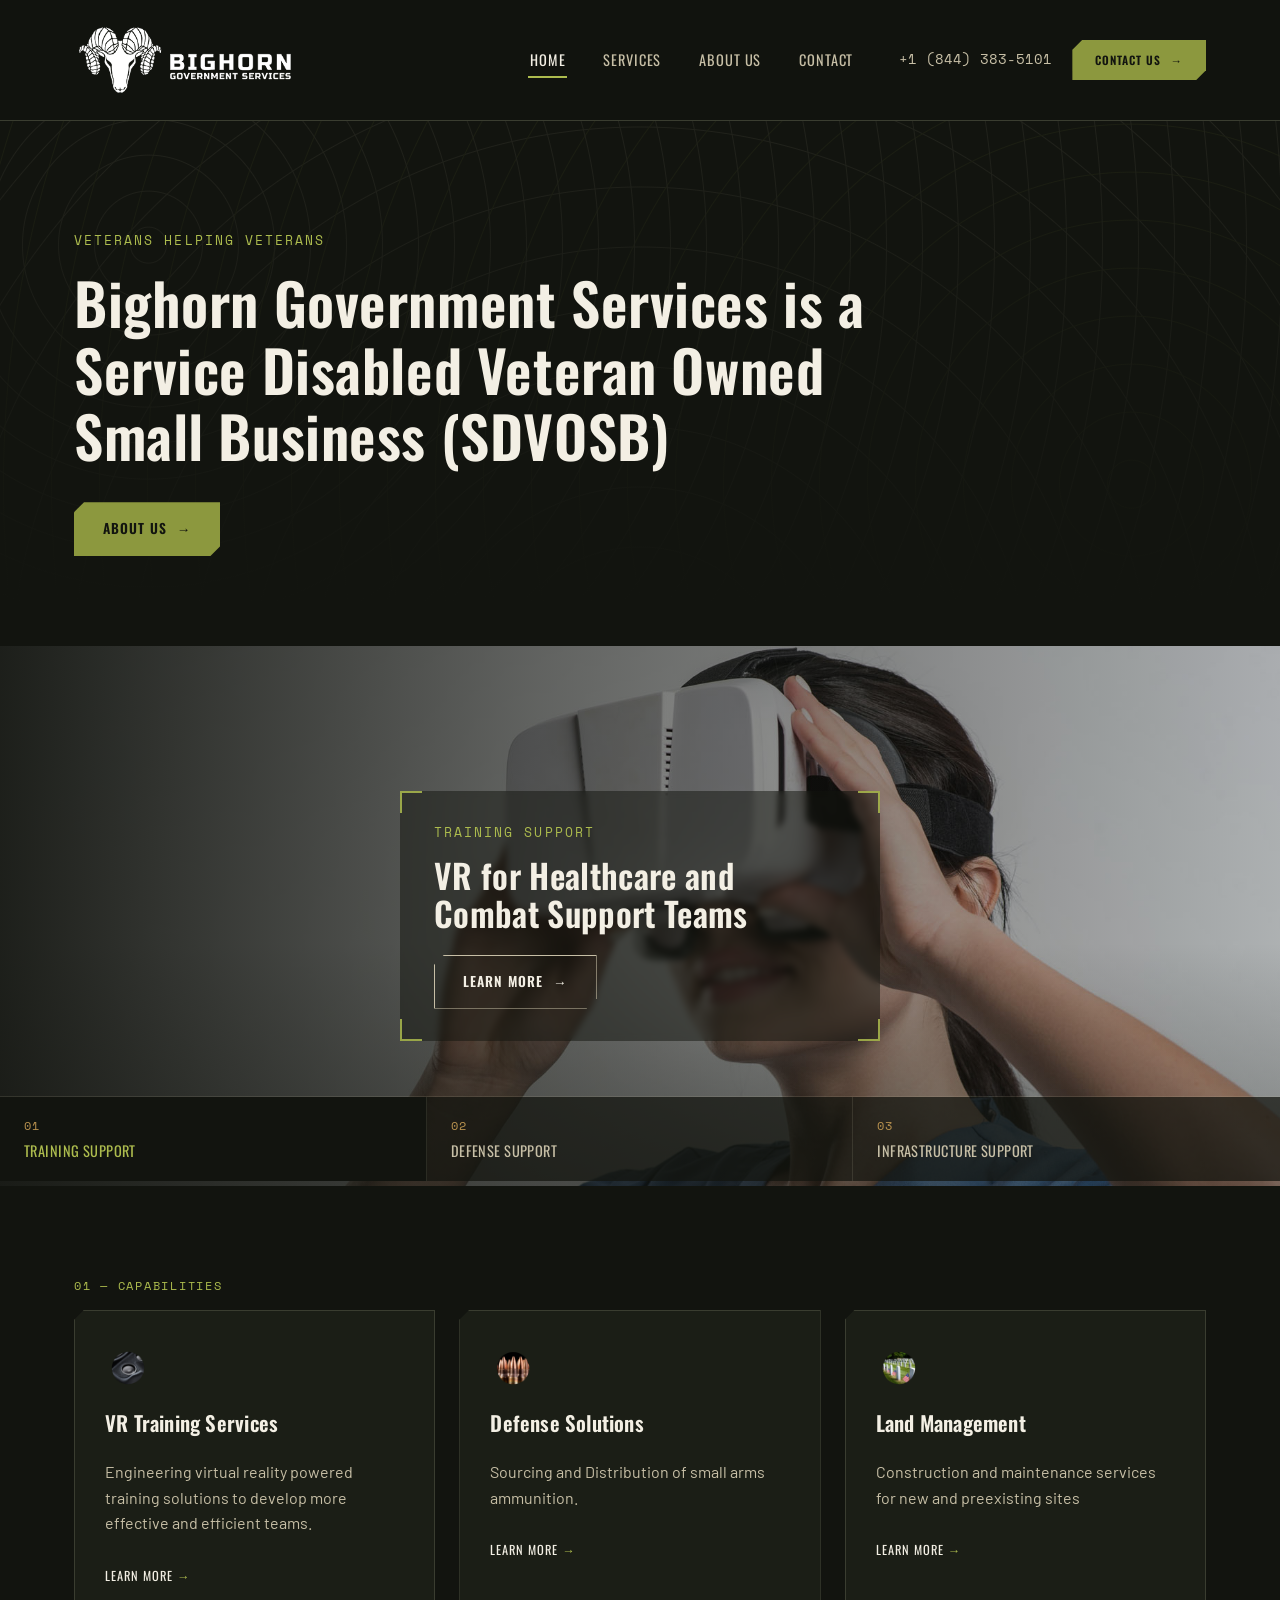
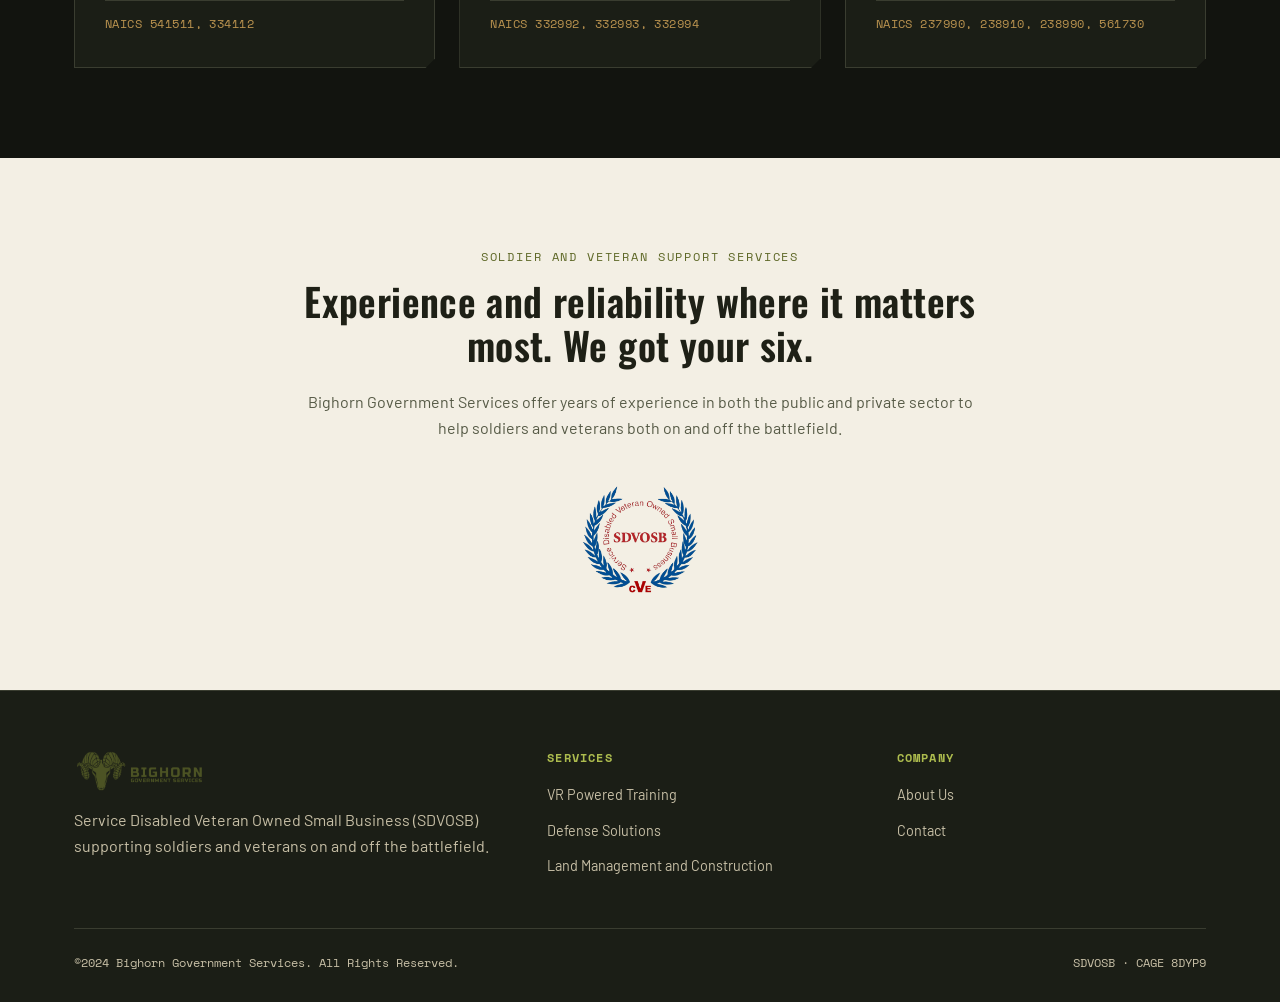
<file: site/index.html>
<!doctype html>
<html lang="en">
<head>
<meta charset="UTF-8">
<meta name="viewport" content="width=device-width, initial-scale=1">
<title>Home &#8211; Bighorn Government Services</title>
<link rel="icon" href="assets/images/bighorn-favicon.png">
<link rel="stylesheet" href="assets/css/style.css">
</head>
<body>
  <header class="site-header">
    <div class="container">
      <a href="index.html" class="brand">
        <img src="assets/images/bighorn-logo.png" alt="Bighorn Government Services">
      </a>
      <button class="nav-toggle" aria-label="Toggle navigation" aria-expanded="false">
        <span class="hamburger-line"></span>
        <span class="hamburger-line"></span>
        <span class="hamburger-line"></span>
      </button>
      <div class="nav-cta-wrap">
      <nav class="main-nav">
        <ul>
          <li><a href="index.html" class="active">Home</a></li>
          <li class="has-flyout">
            <a href="vrpt.html" class="">Services</a>
            <ul class="flyout">
              <li><a href="vrpt.html" class="">VR Powered Training</a></li>
              <li><a href="our-vr-approach.html" class="sub ">Our VR Approach</a></li>
              <li><a href="vrr.html" class="sub ">VR Resources</a></li>
              <li><a href="defense-solutions.html" class="">Defense Solutions</a></li>
              <li><a href="construction-and-land-management.html" class="">Land Management and Construction</a></li>
            </ul>
          </li>
          <li><a href="about-us.html" class="">About Us</a></li>
          <li><a href="contact.html" class="">Contact</a></li>
        </ul>
      </nav>
        <div class="header-cta">
          <span class="header-phone">+1 (844) 383-5101</span>
          <a href="contact.html" class="btn btn-primary" style="padding:10px 22px;font-size:0.72rem;">Contact Us</a>
        </div>
      </div>
    </div>
  </header>


  <section class="hero topo">
    <div class="container">
      <div class="hero-kicker">Veterans Helping Veterans</div>
      <h1>Bighorn Government Services is a Service Disabled Veteran Owned Small Business (SDVOSB)</h1>
      <div class="hero-actions">
        <a href="about-us.html" class="btn btn-primary">About Us</a>
      </div>
    </div>
  </section>

  <section class="hero-slider" id="heroSlider">
    <div class="hero-slide is-active" style="background-image:url('assets/images/bighorn-banner3.jpg')"></div>
    <div class="hero-slide" style="background-image:url('assets/images/bighorn-banner2.jpg')"></div>
    <div class="hero-slide" style="background-image:url('assets/images/bighorn-construction.jpg')"></div>
    <div class="hero-slider-inner">
      <div class="container">
        <div class="reticle hero-slider-panel">
          <span class="corner tl"></span><span class="corner tr"></span><span class="corner bl"></span><span class="corner br"></span>
          <div class="hero-kicker" data-slide-kicker>Training Support</div>
          <h2 data-slide-heading>VR for Healthcare and Combat Support Teams</h2>
          <a href="vrpt.html" class="btn btn-outline" data-slide-link>Learn More</a>
        </div>
      </div>
    </div>
    <div class="hero-slider-tabs">
      <button class="hero-tab is-active" data-slide="0" data-kicker="Training Support" data-heading="VR for Healthcare and Combat Support Teams" data-href="vrpt.html">
        <span class="hero-tab-num">01</span>
        <span class="hero-tab-title">Training Support</span>
      </button>
      <button class="hero-tab" data-slide="1" data-kicker="Defense Support" data-heading="Sourcing and Distribution of Ammunition" data-href="defense-solutions.html">
        <span class="hero-tab-num">02</span>
        <span class="hero-tab-title">Defense Support</span>
      </button>
      <button class="hero-tab" data-slide="2" data-kicker="Infrastructure Support" data-heading="Land Management and Construction" data-href="construction-and-land-management.html">
        <span class="hero-tab-num">03</span>
        <span class="hero-tab-title">Infrastructure Support</span>
      </button>
    </div>
  </section>

  <section>
    <div class="container">
      <div class="sec-label">01 &mdash; Capabilities</div>
      <div class="pillars">
        <div class="pillar">
          <img src="assets/images/bighorn-vr.png" alt="">
          <h3><a href="vrpt.html">VR Training Services</a></h3>
          <p>Engineering virtual reality powered training solutions to develop more effective and efficient teams.</p>
          <a href="vrpt.html" class="pillar-link">Learn More</a>
          <div class="naics">NAICS 541511, 334112</div>
        </div>
        <div class="pillar">
          <img src="assets/images/bighorn-ammo-2-oza5bjkziiuf66yt6cg5apcoyn9q3lztt6nsiexqu8.png" alt="">
          <h3><a href="defense-solutions.html">Defense Solutions</a></h3>
          <p>Sourcing and Distribution&nbsp;of small arms ammunition.</p>
          <a href="defense-solutions.html" class="pillar-link">Learn More</a>
          <div class="naics">NAICS 332992, 332993, 332994</div>
        </div>
        <div class="pillar">
          <img src="assets/images/bighorn-vet.png" alt="">
          <h3><a href="construction-and-land-management.html">Land Management</a></h3>
          <p>Construction and maintenance services for new and preexisting sites</p>
          <a href="construction-and-land-management.html" class="pillar-link">Learn More</a>
          <div class="naics">NAICS 237990, 238910, 238990, 561730</div>
        </div>
      </div>
    </div>
  </section>

  <section class="section-light">
    <div class="container quote-band">
      <span class="eyebrow">Soldier and Veteran Support Services</span>
      <h2>Experience and reliability where it matters most. We got your six.</h2>
      <p>Bighorn Government Services offer years of experience in both the public and private sector to help soldiers and veterans both on and off the battlefield.</p>
      <img class="badge-clean" src="assets/images/sdvosb-seal.png" alt="Service Disabled Veteran Owned Small Business seal">
    </div>
  </section>

  <footer class="site-footer">
    <div class="container">
      <div class="footer-grid">
        <div>
          <img src="assets/images/bighorn-logo.png" alt="Bighorn Government Services" style="height:40px;margin-bottom:16px;">
          <p>Service Disabled Veteran Owned Small Business (SDVOSB) supporting soldiers and veterans on and off the battlefield.</p>
        </div>
        <div>
          <h4>Services</h4>
          <ul>
            <li><a href="vrpt.html">VR Powered Training</a></li>
            <li><a href="defense-solutions.html">Defense Solutions</a></li>
            <li><a href="construction-and-land-management.html">Land Management and Construction</a></li>
          </ul>
        </div>
        <div>
          <h4>Company</h4>
          <ul>
            <li><a href="about-us.html">About Us</a></li>
            <li><a href="contact.html">Contact</a></li>
          </ul>
        </div>
      </div>
      <div class="footer-bottom">
        <span>&copy;2024 Bighorn Government Services. All Rights Reserved.</span>
        <span>SDVOSB &middot; CAGE 8DYP9</span>
      </div>
    </div>
  </footer>
  <script src="assets/js/main.js"></script>
</body>
</html>
</file>
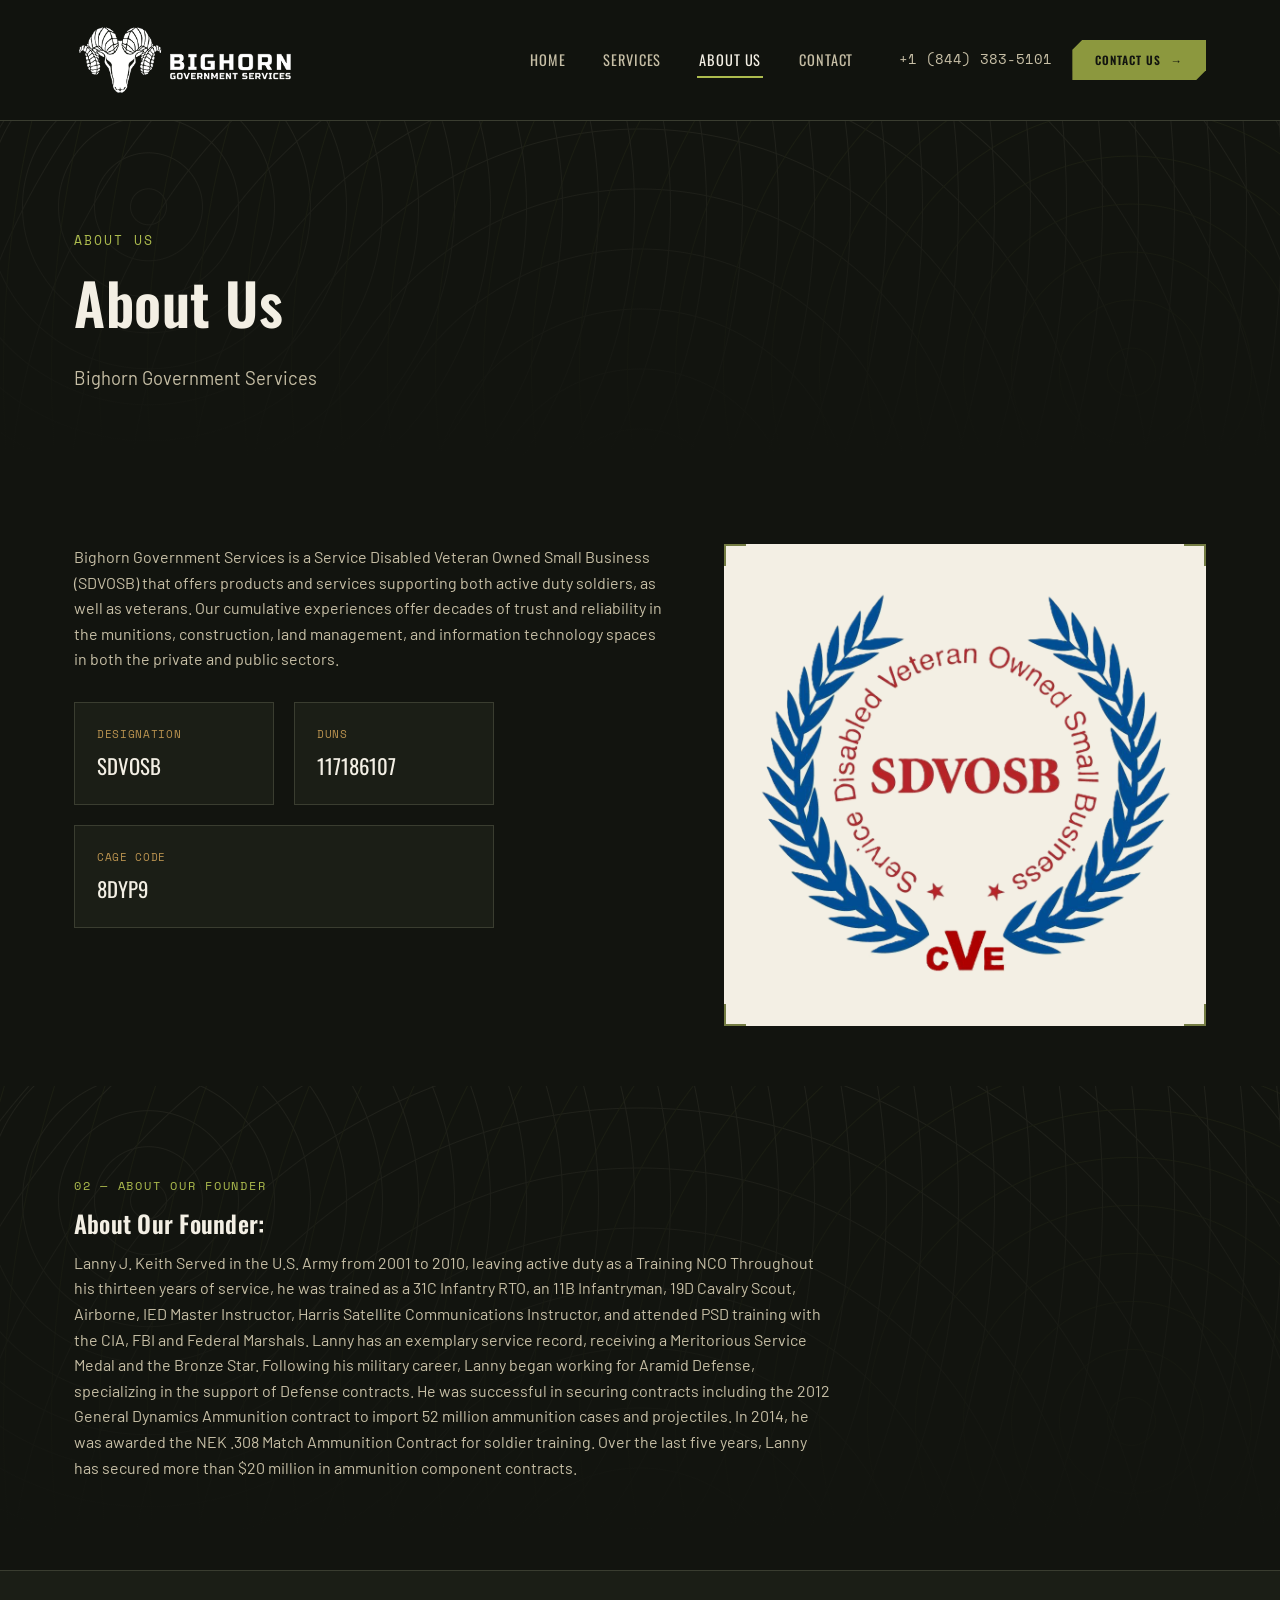
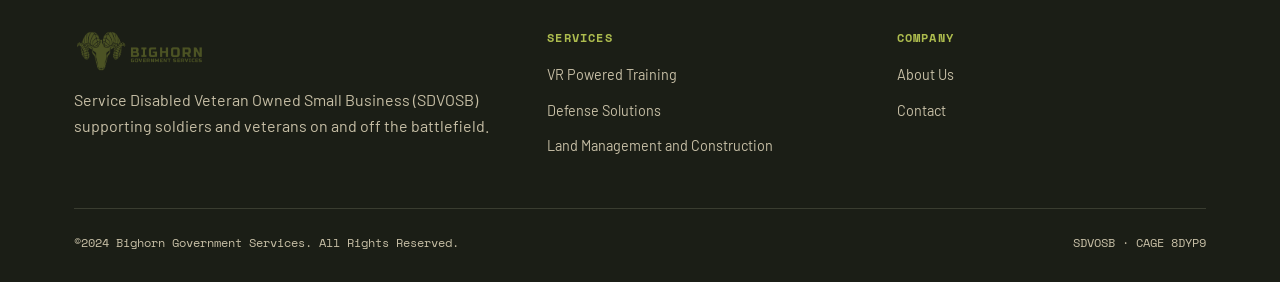
<file: site/about-us.html>
<!doctype html>
<html lang="en">
<head>
<meta charset="UTF-8">
<meta name="viewport" content="width=device-width, initial-scale=1">
<title>About Us &#8211; Bighorn Government Services</title>
<link rel="icon" href="assets/images/bighorn-favicon.png">
<link rel="stylesheet" href="assets/css/style.css">
</head>
<body>
  <header class="site-header">
    <div class="container">
      <a href="index.html" class="brand">
        <img src="assets/images/bighorn-logo.png" alt="Bighorn Government Services">
      </a>
      <button class="nav-toggle" aria-label="Toggle navigation" aria-expanded="false">
        <span class="hamburger-line"></span>
        <span class="hamburger-line"></span>
        <span class="hamburger-line"></span>
      </button>
      <div class="nav-cta-wrap">
      <nav class="main-nav">
        <ul>
          <li><a href="index.html" class="">Home</a></li>
          <li class="has-flyout">
            <a href="vrpt.html" class="">Services</a>
            <ul class="flyout">
              <li><a href="vrpt.html" class="">VR Powered Training</a></li>
              <li><a href="our-vr-approach.html" class="sub ">Our VR Approach</a></li>
              <li><a href="vrr.html" class="sub ">VR Resources</a></li>
              <li><a href="defense-solutions.html" class="">Defense Solutions</a></li>
              <li><a href="construction-and-land-management.html" class="">Land Management and Construction</a></li>
            </ul>
          </li>
          <li><a href="about-us.html" class="active">About Us</a></li>
          <li><a href="contact.html" class="">Contact</a></li>
        </ul>
      </nav>
        <div class="header-cta">
          <span class="header-phone">+1 (844) 383-5101</span>
          <a href="contact.html" class="btn btn-primary" style="padding:10px 22px;font-size:0.72rem;">Contact Us</a>
        </div>
      </div>
    </div>
  </header>


  <section class="hero topo">
    <div class="container">
      <div class="hero-kicker">About Us</div>
      <h1>About Us</h1>
      <p class="lede">Bighorn Government Services</p>
    </div>
  </section>

  <section class="section-tight">
    <div class="container two-col">
      <div>
        <p>Bighorn Government Services is a Service Disabled Veteran Owned Small Business (SDVOSB) that offers products and services supporting both active duty soldiers, as well as veterans. Our cumulative experiences offer decades of trust and reliability in the munitions, construction, land management, and information technology spaces in both the private and public sectors.</p>
        <div class="fact-grid" style="grid-template-columns:repeat(2,1fr);max-width:420px;">
          <div class="fact"><div class="fact-label">Designation</div><div class="fact-value">SDVOSB</div></div>
          <div class="fact"><div class="fact-label">DUNS</div><div class="fact-value">117186107</div></div>
          <div class="fact" style="grid-column:1/-1;"><div class="fact-label">CAGE Code</div><div class="fact-value">8DYP9</div></div>
        </div>
      </div>
      <div class="reticle seal-panel">
        <span class="corner tl"></span><span class="corner tr"></span><span class="corner bl"></span><span class="corner br"></span>
        <img class="badge-clean" src="assets/images/sdvosb-seal.png" alt="Service Disabled Veteran Owned Small Business seal">
      </div>
    </div>
  </section>

  <section class="topo">
    <div class="container">
      <div class="sec-label">02 &mdash; About Our Founder</div>
      <h2>About Our Founder:</h2>
      <p style="max-width:760px;">Lanny J. Keith Served in the U.S. Army from 2001 to 2010, leaving active duty as a Training NCO Throughout his thirteen years of service, he was trained as a 31C Infantry RTO, an 11B Infantryman, 19D Cavalry Scout, Airborne, IED Master Instructor, Harris Satellite Communications Instructor, and attended PSD training with the CIA, FBI and Federal Marshals. Lanny has an exemplary service record, receiving a Meritorious Service Medal and the Bronze Star. Following his military career, Lanny began working for Aramid Defense, specializing in the support of Defense contracts. He was successful in securing contracts including the 2012 General Dynamics Ammunition contract to import 52 million ammunition cases and projectiles. In 2014, he was awarded the NEK .308 Match Ammunition Contract for soldier training. Over the last five years, Lanny has secured more than $20 million in ammunition component contracts.</p>
    </div>
  </section>

  <footer class="site-footer">
    <div class="container">
      <div class="footer-grid">
        <div>
          <img src="assets/images/bighorn-logo.png" alt="Bighorn Government Services" style="height:40px;margin-bottom:16px;">
          <p>Service Disabled Veteran Owned Small Business (SDVOSB) supporting soldiers and veterans on and off the battlefield.</p>
        </div>
        <div>
          <h4>Services</h4>
          <ul>
            <li><a href="vrpt.html">VR Powered Training</a></li>
            <li><a href="defense-solutions.html">Defense Solutions</a></li>
            <li><a href="construction-and-land-management.html">Land Management and Construction</a></li>
          </ul>
        </div>
        <div>
          <h4>Company</h4>
          <ul>
            <li><a href="about-us.html">About Us</a></li>
            <li><a href="contact.html">Contact</a></li>
          </ul>
        </div>
      </div>
      <div class="footer-bottom">
        <span>&copy;2024 Bighorn Government Services. All Rights Reserved.</span>
        <span>SDVOSB &middot; CAGE 8DYP9</span>
      </div>
    </div>
  </footer>
  <script src="assets/js/main.js"></script>
</body>
</html>
</file>
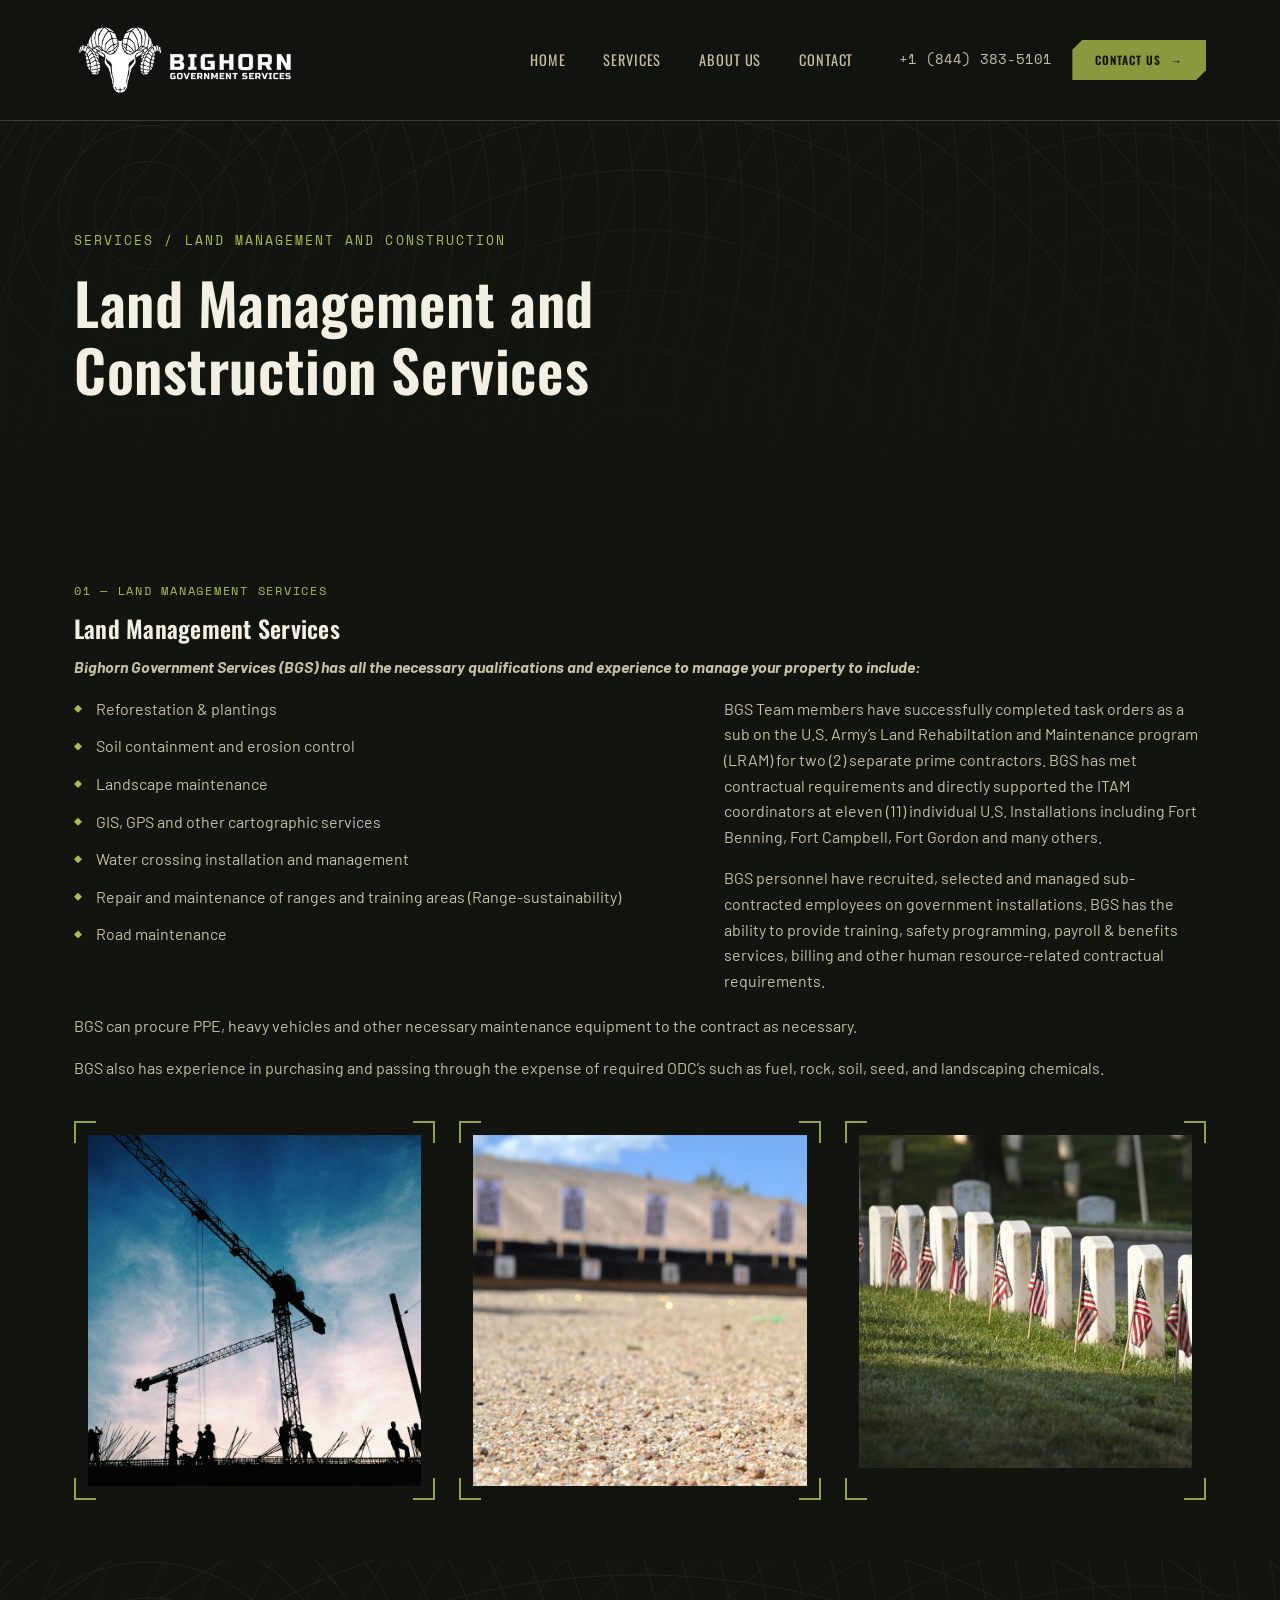
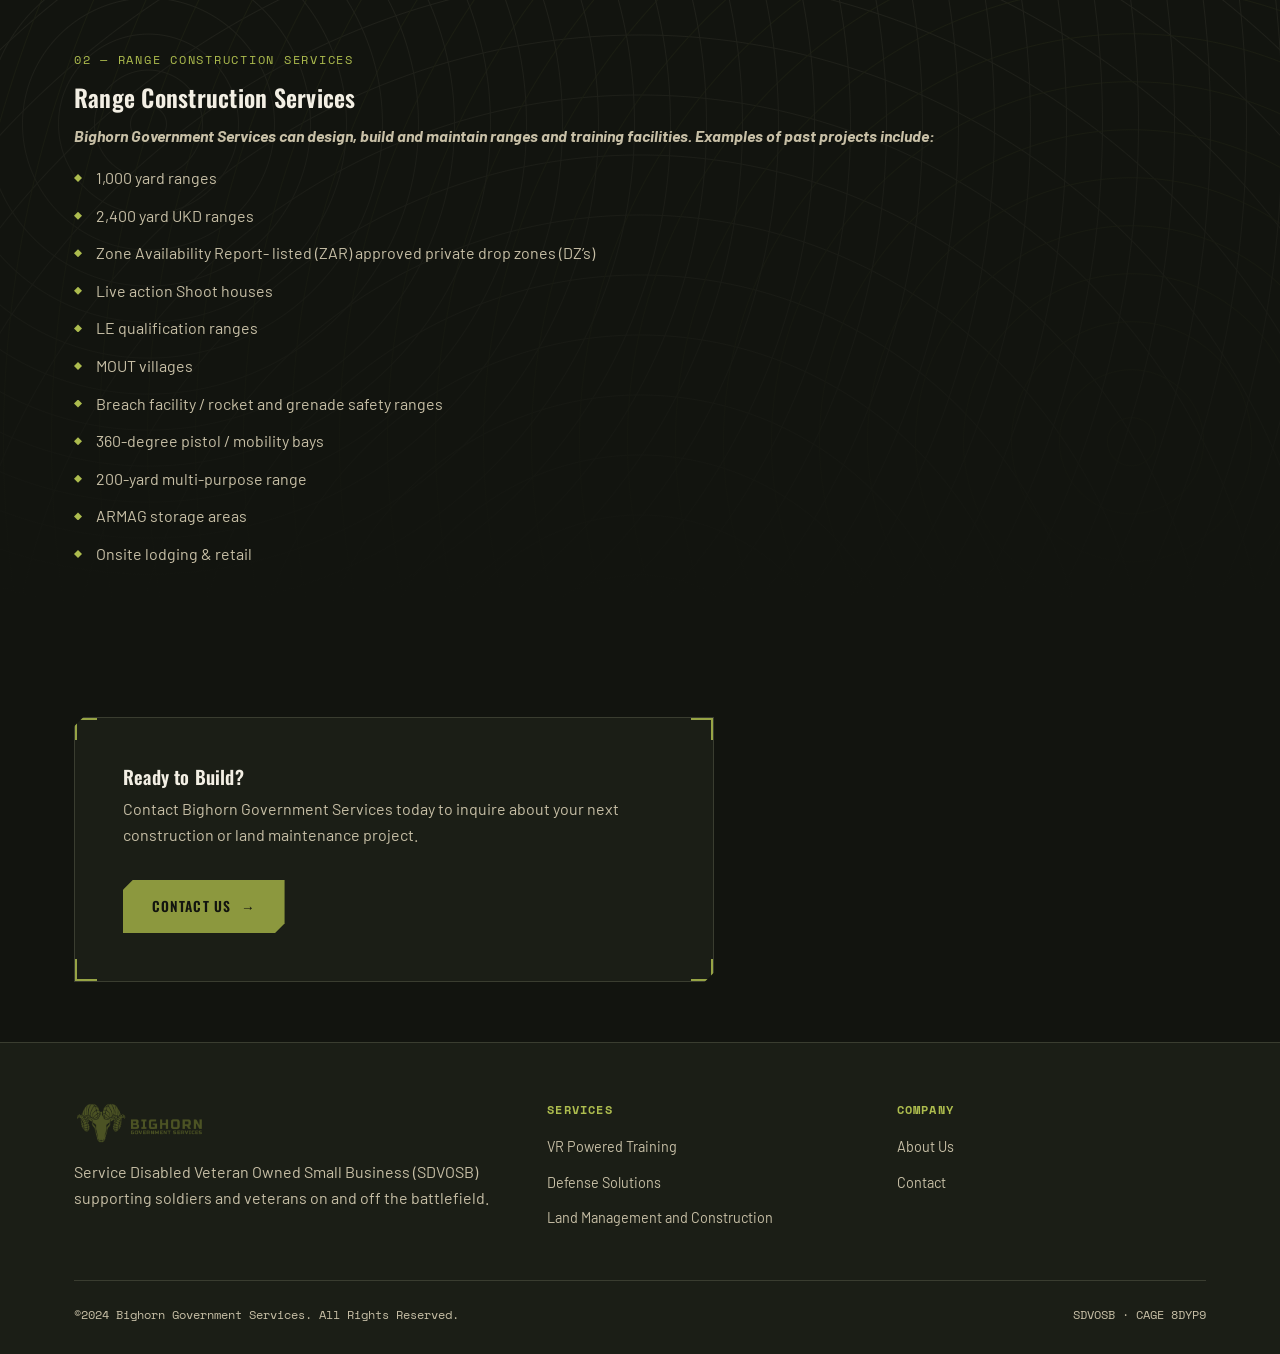
<file: site/construction-and-land-management.html>
<!doctype html>
<html lang="en">
<head>
<meta charset="UTF-8">
<meta name="viewport" content="width=device-width, initial-scale=1">
<title>Land Management and Construction &#8211; Bighorn Government Services</title>
<link rel="icon" href="assets/images/bighorn-favicon.png">
<link rel="stylesheet" href="assets/css/style.css">
</head>
<body>
  <header class="site-header">
    <div class="container">
      <a href="index.html" class="brand">
        <img src="assets/images/bighorn-logo.png" alt="Bighorn Government Services">
      </a>
      <button class="nav-toggle" aria-label="Toggle navigation" aria-expanded="false">
        <span class="hamburger-line"></span>
        <span class="hamburger-line"></span>
        <span class="hamburger-line"></span>
      </button>
      <div class="nav-cta-wrap">
      <nav class="main-nav">
        <ul>
          <li><a href="index.html" class="">Home</a></li>
          <li class="has-flyout">
            <a href="vrpt.html" class="">Services</a>
            <ul class="flyout">
              <li><a href="vrpt.html" class="">VR Powered Training</a></li>
              <li><a href="our-vr-approach.html" class="sub ">Our VR Approach</a></li>
              <li><a href="vrr.html" class="sub ">VR Resources</a></li>
              <li><a href="defense-solutions.html" class="">Defense Solutions</a></li>
              <li><a href="construction-and-land-management.html" class="active">Land Management and Construction</a></li>
            </ul>
          </li>
          <li><a href="about-us.html" class="">About Us</a></li>
          <li><a href="contact.html" class="">Contact</a></li>
        </ul>
      </nav>
        <div class="header-cta">
          <span class="header-phone">+1 (844) 383-5101</span>
          <a href="contact.html" class="btn btn-primary" style="padding:10px 22px;font-size:0.72rem;">Contact Us</a>
        </div>
      </div>
    </div>
  </header>


  <section class="hero topo">
    <div class="container">
      <div class="hero-kicker">Services / Land Management and Construction</div>
      <h1>Land Management and Construction Services</h1>
    </div>
  </section>

  <section class="section-tight">
    <div class="container">
      <div class="sec-label">01 &mdash; Land Management Services</div>
      <h2>Land Management Services</h2>
      <p><strong><em>Bighorn Government Services (BGS) has all the necessary qualifications and experience to manage your property to include:</em></strong></p>
      <div class="two-col">
        <ul class="bullet-list">
          <li>Reforestation &amp; plantings</li>
          <li>Soil containment and erosion control</li>
          <li>Landscape maintenance</li>
          <li>GIS, GPS and other cartographic services</li>
          <li>Water crossing installation and management</li>
          <li>Repair and maintenance of ranges and training areas (Range-sustainability)</li>
          <li>Road maintenance</li>
        </ul>
        <div>
          <p>BGS Team members have successfully completed task orders as a sub on the U.S. Army&rsquo;s Land Rehabiltation and Maintenance program (LRAM) for two (2) separate prime contractors. BGS has met contractual requirements and directly supported the ITAM coordinators at eleven (11) individual U.S. Installations including Fort Benning, Fort Campbell, Fort Gordon and many others.</p>
          <p>BGS personnel have recruited, selected and managed sub-contracted employees on government installations. BGS has the ability to provide training, safety programming, payroll &amp; benefits services, billing and other human resource-related contractual requirements.</p>
        </div>
      </div>
      <p style="margin-top:20px;">BGS can procure PPE, heavy vehicles and other necessary maintenance equipment to the contract as necessary.</p>
      <p>BGS also has experience in purchasing and passing through the expense of required ODC&rsquo;s such as fuel, rock, soil, seed, and landscaping chemicals.</p>

      <div class="pillars" style="grid-template-columns:repeat(3,1fr);margin-top:40px;">
        <div class="reticle"><span class="corner tl"></span><span class="corner tr"></span><span class="corner bl"></span><span class="corner br"></span>
          <img src="assets/images/bighorn-c1.jpg" alt="">
        </div>
        <div class="reticle"><span class="corner tl"></span><span class="corner tr"></span><span class="corner bl"></span><span class="corner br"></span>
          <img src="assets/images/bighorn-r1.jpg" alt="">
        </div>
        <div class="reticle"><span class="corner tl"></span><span class="corner tr"></span><span class="corner bl"></span><span class="corner br"></span>
          <img src="assets/images/bighorn-cem1-500x500.jpg" alt="">
        </div>
      </div>
    </div>
  </section>

  <section class="topo">
    <div class="container">
      <div class="sec-label">02 &mdash; Range Construction Services</div>
      <h2>Range Construction Services</h2>
      <p><strong><em>Bighorn Government Services can design, build and maintain ranges and training facilities. Examples of past projects include:</em></strong></p>
      <ul class="bullet-list" style="columns:2;column-gap:40px;max-width:820px;">
          <li>1,000 yard ranges</li>
          <li>2,400 yard UKD ranges</li>
          <li>Zone Availability Report- listed (ZAR) approved private drop zones (DZ&rsquo;s)</li>
          <li>Live action Shoot houses</li>
          <li>LE qualification ranges</li>
          <li>MOUT villages</li>
          <li>Breach facility / rocket and grenade safety ranges</li>
          <li>360-degree pistol / mobility bays</li>
          <li>200-yard multi-purpose range</li>
          <li>ARMAG storage areas</li>
          <li>Onsite lodging &amp; retail</li>
      </ul>
    </div>
  </section>

  <section class="section-tight">
    <div class="container">
      <div class="panel reticle" style="max-width:640px;">
        <span class="corner tl"></span><span class="corner tr"></span><span class="corner bl"></span><span class="corner br"></span>
        <h3>Ready to Build?</h3>
        <p>Contact Bighorn Government Services today to inquire about your next construction or land maintenance project.</p>
        <a href="contact.html" class="btn btn-primary" style="margin-top:16px;">Contact Us</a>
      </div>
    </div>
  </section>

  <footer class="site-footer">
    <div class="container">
      <div class="footer-grid">
        <div>
          <img src="assets/images/bighorn-logo.png" alt="Bighorn Government Services" style="height:40px;margin-bottom:16px;">
          <p>Service Disabled Veteran Owned Small Business (SDVOSB) supporting soldiers and veterans on and off the battlefield.</p>
        </div>
        <div>
          <h4>Services</h4>
          <ul>
            <li><a href="vrpt.html">VR Powered Training</a></li>
            <li><a href="defense-solutions.html">Defense Solutions</a></li>
            <li><a href="construction-and-land-management.html">Land Management and Construction</a></li>
          </ul>
        </div>
        <div>
          <h4>Company</h4>
          <ul>
            <li><a href="about-us.html">About Us</a></li>
            <li><a href="contact.html">Contact</a></li>
          </ul>
        </div>
      </div>
      <div class="footer-bottom">
        <span>&copy;2024 Bighorn Government Services. All Rights Reserved.</span>
        <span>SDVOSB &middot; CAGE 8DYP9</span>
      </div>
    </div>
  </footer>
  <script src="assets/js/main.js"></script>
</body>
</html>
</file>
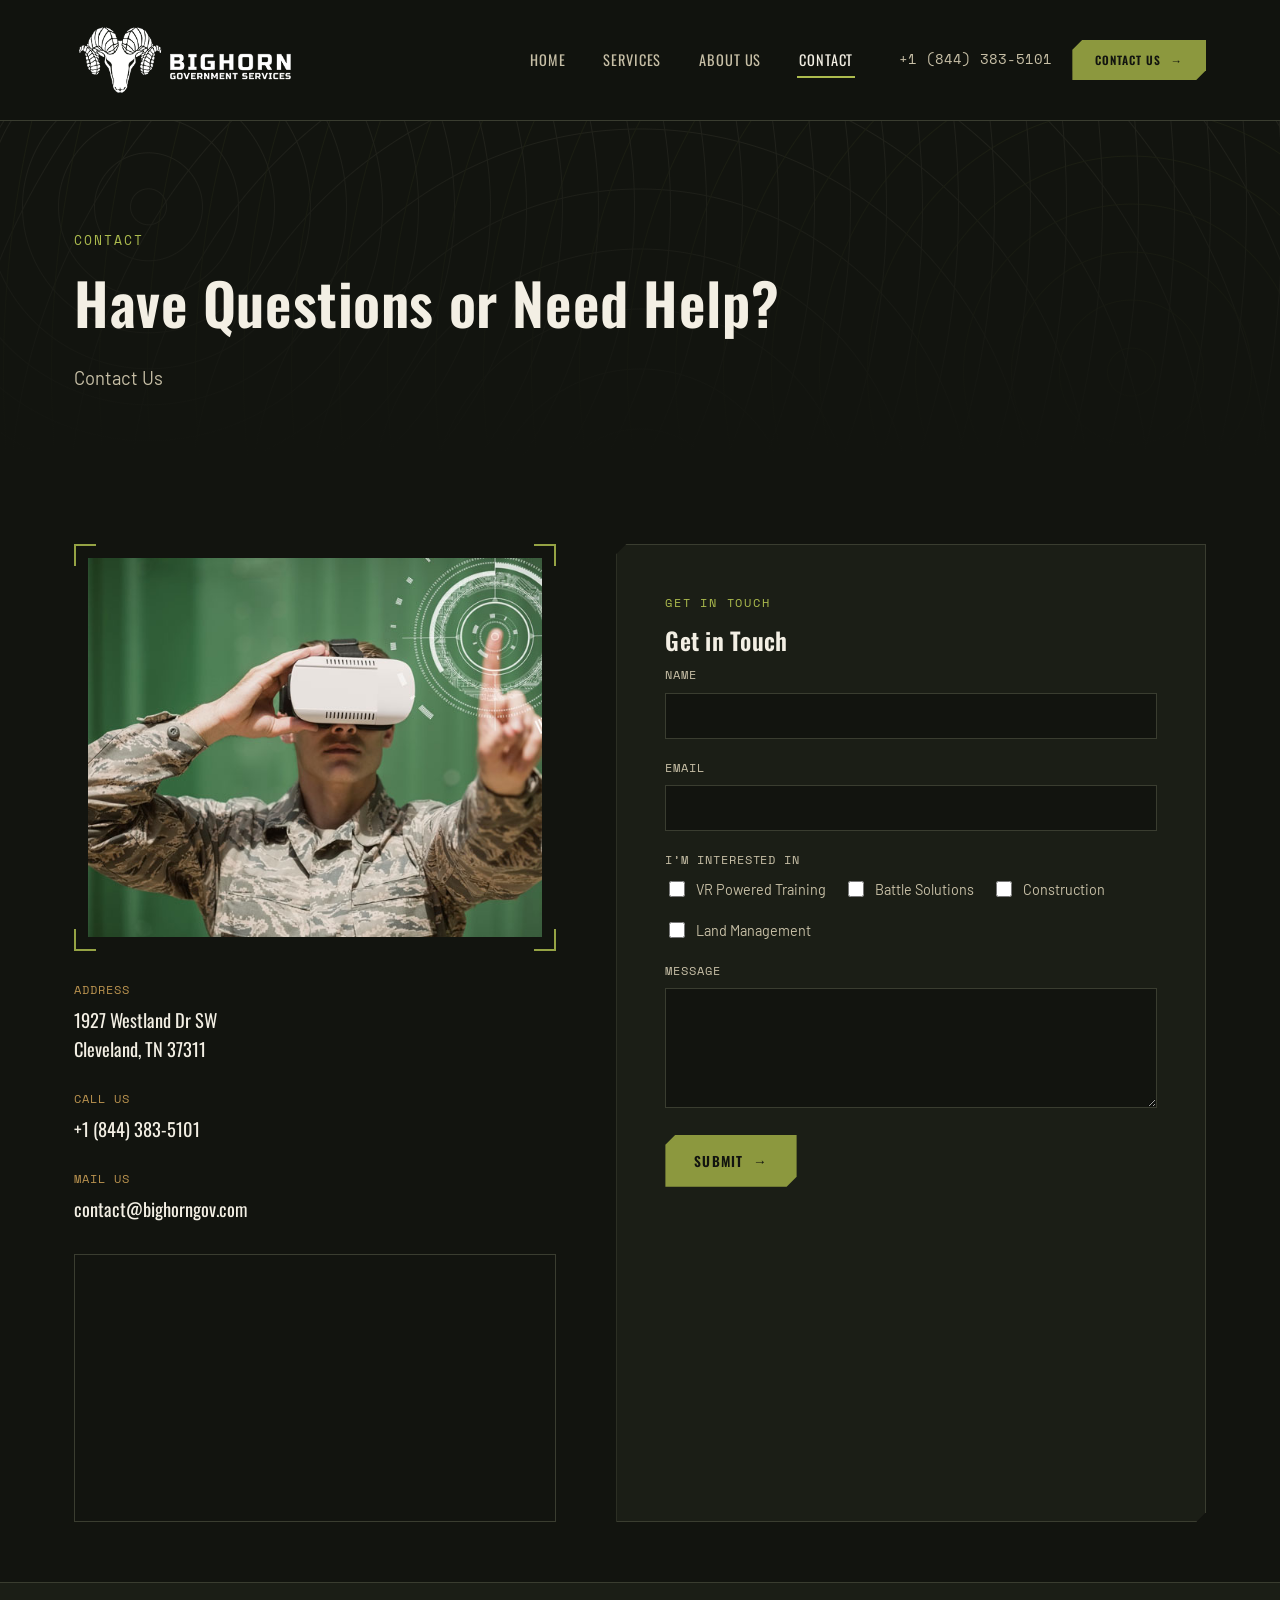
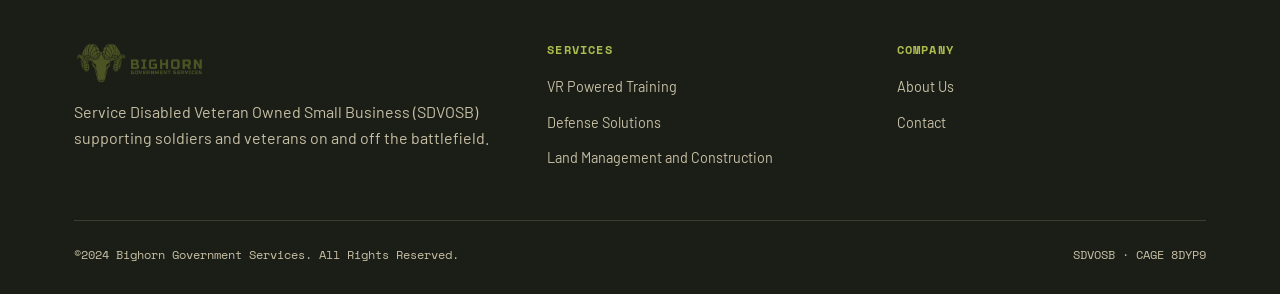
<file: site/contact.html>
<!doctype html>
<html lang="en">
<head>
<meta charset="UTF-8">
<meta name="viewport" content="width=device-width, initial-scale=1">
<title>Contact &#8211; Bighorn Government Services</title>
<link rel="icon" href="assets/images/bighorn-favicon.png">
<link rel="stylesheet" href="assets/css/style.css">
</head>
<body>
  <header class="site-header">
    <div class="container">
      <a href="index.html" class="brand">
        <img src="assets/images/bighorn-logo.png" alt="Bighorn Government Services">
      </a>
      <button class="nav-toggle" aria-label="Toggle navigation" aria-expanded="false">
        <span class="hamburger-line"></span>
        <span class="hamburger-line"></span>
        <span class="hamburger-line"></span>
      </button>
      <div class="nav-cta-wrap">
      <nav class="main-nav">
        <ul>
          <li><a href="index.html" class="">Home</a></li>
          <li class="has-flyout">
            <a href="vrpt.html" class="">Services</a>
            <ul class="flyout">
              <li><a href="vrpt.html" class="">VR Powered Training</a></li>
              <li><a href="our-vr-approach.html" class="sub ">Our VR Approach</a></li>
              <li><a href="vrr.html" class="sub ">VR Resources</a></li>
              <li><a href="defense-solutions.html" class="">Defense Solutions</a></li>
              <li><a href="construction-and-land-management.html" class="">Land Management and Construction</a></li>
            </ul>
          </li>
          <li><a href="about-us.html" class="">About Us</a></li>
          <li><a href="contact.html" class="active">Contact</a></li>
        </ul>
      </nav>
        <div class="header-cta">
          <span class="header-phone">+1 (844) 383-5101</span>
          <a href="contact.html" class="btn btn-primary" style="padding:10px 22px;font-size:0.72rem;">Contact Us</a>
        </div>
      </div>
    </div>
  </header>


  <section class="hero topo">
    <div class="container">
      <div class="hero-kicker">Contact</div>
      <h1>Have Questions or Need Help?</h1>
      <p class="lede">Contact Us</p>
    </div>
  </section>

  <section class="section-tight">
    <div class="container contact-grid">
      <div>
        <div class="reticle" style="margin-bottom:30px;">
          <span class="corner tl"></span><span class="corner tr"></span><span class="corner bl"></span><span class="corner br"></span>
          <img src="assets/images/bighorn-vr-soldier.jpg" alt="">
        </div>
        <div class="contact-info-list">
          <div>
            <div class="ci-label">Address</div>
            <div class="ci-value">1927 Westland Dr SW<br>Cleveland, TN 37311</div>
          </div>
          <div>
            <div class="ci-label">Call Us</div>
            <div class="ci-value">+1 (844) 383-5101</div>
          </div>
          <div>
            <div class="ci-label">Mail Us</div>
            <div class="ci-value">contact@bighorngov.com</div>
          </div>
        </div>
        <div class="map-frame">
          <iframe src="https://maps.google.com/maps?q=1927%20Westland%20Dr%20SW%2C%20Cleveland%2C%20TN%2037311&t=m&z=14&output=embed&iwloc=near" loading="lazy" title="Map to Bighorn Government Services"></iframe>
        </div>
      </div>

      <div class="panel">
        <div class="sec-label">Get in Touch</div>
        <h2>Get in Touch</h2>
        <form name="contact" method="POST" data-netlify="true" netlify-honeypot="bot-field" action="/contact.html?submitted=true">
          <input type="hidden" name="form-name" value="contact">
          <p class="hidden" style="display:none;">
            <label>Don&rsquo;t fill this out if you&rsquo;re human: <input name="bot-field"></label>
          </p>
          <div class="form-field">
            <label for="name">Name</label>
            <input type="text" id="name" name="name">
          </div>
          <div class="form-field">
            <label for="email">Email</label>
            <input type="email" id="email" name="email">
          </div>
          <div class="form-field">
            <label>I&rsquo;m Interested In</label>
            <div class="checkbox-row">
              <label><input type="checkbox" name="interest" value="VR Powered Training"> VR Powered Training</label>
              <label><input type="checkbox" name="interest" value="Battle Solutions"> Battle Solutions</label>
              <label><input type="checkbox" name="interest" value="Construction"> Construction</label>
              <label><input type="checkbox" name="interest" value="Land Management"> Land Management</label>
            </div>
          </div>
          <div class="form-field">
            <label for="message">Message</label>
            <textarea id="message" name="message"></textarea>
          </div>
          <button type="submit" class="btn btn-primary">Submit</button>
        </form>
      </div>
    </div>
  </section>

  <footer class="site-footer">
    <div class="container">
      <div class="footer-grid">
        <div>
          <img src="assets/images/bighorn-logo.png" alt="Bighorn Government Services" style="height:40px;margin-bottom:16px;">
          <p>Service Disabled Veteran Owned Small Business (SDVOSB) supporting soldiers and veterans on and off the battlefield.</p>
        </div>
        <div>
          <h4>Services</h4>
          <ul>
            <li><a href="vrpt.html">VR Powered Training</a></li>
            <li><a href="defense-solutions.html">Defense Solutions</a></li>
            <li><a href="construction-and-land-management.html">Land Management and Construction</a></li>
          </ul>
        </div>
        <div>
          <h4>Company</h4>
          <ul>
            <li><a href="about-us.html">About Us</a></li>
            <li><a href="contact.html">Contact</a></li>
          </ul>
        </div>
      </div>
      <div class="footer-bottom">
        <span>&copy;2024 Bighorn Government Services. All Rights Reserved.</span>
        <span>SDVOSB &middot; CAGE 8DYP9</span>
      </div>
    </div>
  </footer>
  <script src="assets/js/main.js"></script>
</body>
</html>
</file>
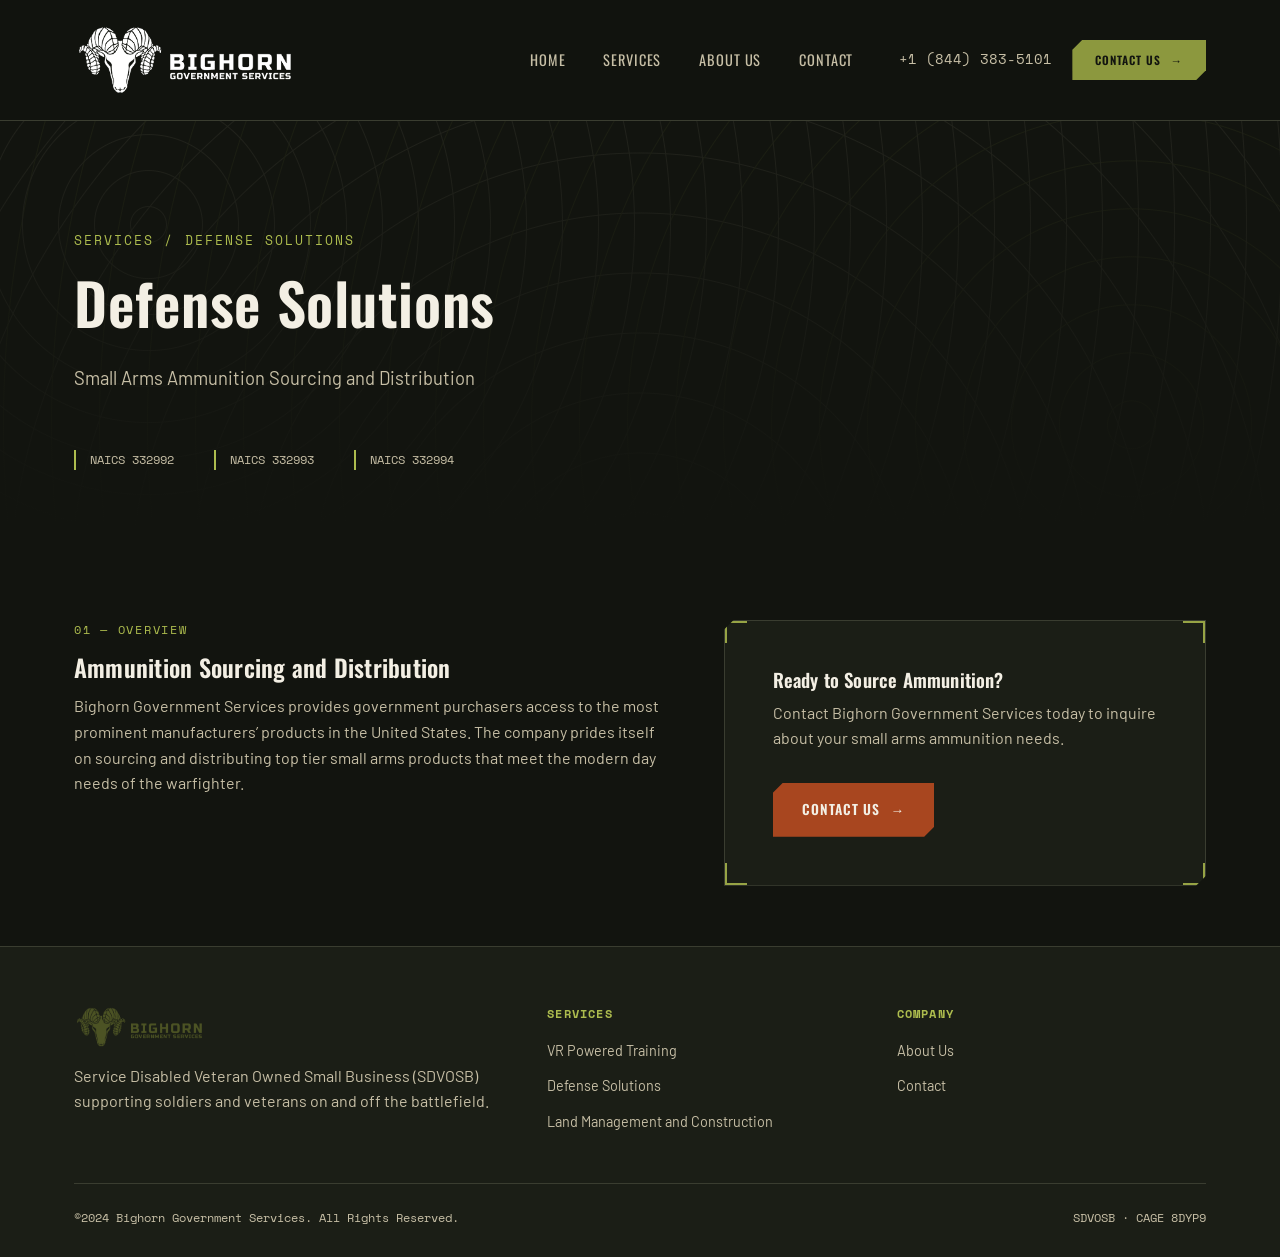
<file: site/defense-solutions.html>
<!doctype html>
<html lang="en">
<head>
<meta charset="UTF-8">
<meta name="viewport" content="width=device-width, initial-scale=1">
<title>Defense Solutions &#8211; Bighorn Government Services</title>
<link rel="icon" href="assets/images/bighorn-favicon.png">
<link rel="stylesheet" href="assets/css/style.css">
</head>
<body>
  <header class="site-header">
    <div class="container">
      <a href="index.html" class="brand">
        <img src="assets/images/bighorn-logo.png" alt="Bighorn Government Services">
      </a>
      <button class="nav-toggle" aria-label="Toggle navigation" aria-expanded="false">
        <span class="hamburger-line"></span>
        <span class="hamburger-line"></span>
        <span class="hamburger-line"></span>
      </button>
      <div class="nav-cta-wrap">
      <nav class="main-nav">
        <ul>
          <li><a href="index.html" class="">Home</a></li>
          <li class="has-flyout">
            <a href="vrpt.html" class="">Services</a>
            <ul class="flyout">
              <li><a href="vrpt.html" class="">VR Powered Training</a></li>
              <li><a href="our-vr-approach.html" class="sub ">Our VR Approach</a></li>
              <li><a href="vrr.html" class="sub ">VR Resources</a></li>
              <li><a href="defense-solutions.html" class="active">Defense Solutions</a></li>
              <li><a href="construction-and-land-management.html" class="">Land Management and Construction</a></li>
            </ul>
          </li>
          <li><a href="about-us.html" class="">About Us</a></li>
          <li><a href="contact.html" class="">Contact</a></li>
        </ul>
      </nav>
        <div class="header-cta">
          <span class="header-phone">+1 (844) 383-5101</span>
          <a href="contact.html" class="btn btn-primary" style="padding:10px 22px;font-size:0.72rem;">Contact Us</a>
        </div>
      </div>
    </div>
  </header>


  <section class="hero topo">
    <div class="container">
      <div class="hero-kicker">Services / Defense Solutions</div>
      <h1>Defense Solutions</h1>
      <p class="lede">Small Arms Ammunition Sourcing and Distribution</p>
      <div class="hero-badge-row">
        <span class="hero-badge">NAICS 332992</span>
        <span class="hero-badge">NAICS 332993</span>
        <span class="hero-badge">NAICS 332994</span>
      </div>
    </div>
  </section>

  <section class="section-tight">
    <div class="container two-col">
      <div>
        <div class="sec-label">01 &mdash; Overview</div>
        <h2>Ammunition Sourcing and Distribution</h2>
        <p>Bighorn Government Services provides government purchasers access to the most prominent manufacturers&rsquo; products in the United States. The company prides itself on sourcing and distributing top tier small arms products that meet the modern day needs of the warfighter.</p>
      </div>
      <div class="panel reticle">
        <span class="corner tl"></span><span class="corner tr"></span><span class="corner bl"></span><span class="corner br"></span>
        <h3>Ready to Source Ammunition?</h3>
        <p>Contact Bighorn Government Services today to inquire about your small arms ammunition needs.</p>
        <a href="contact.html" class="btn btn-rust" style="margin-top:16px;">Contact Us</a>
      </div>
    </div>
  </section>

  <footer class="site-footer">
    <div class="container">
      <div class="footer-grid">
        <div>
          <img src="assets/images/bighorn-logo.png" alt="Bighorn Government Services" style="height:40px;margin-bottom:16px;">
          <p>Service Disabled Veteran Owned Small Business (SDVOSB) supporting soldiers and veterans on and off the battlefield.</p>
        </div>
        <div>
          <h4>Services</h4>
          <ul>
            <li><a href="vrpt.html">VR Powered Training</a></li>
            <li><a href="defense-solutions.html">Defense Solutions</a></li>
            <li><a href="construction-and-land-management.html">Land Management and Construction</a></li>
          </ul>
        </div>
        <div>
          <h4>Company</h4>
          <ul>
            <li><a href="about-us.html">About Us</a></li>
            <li><a href="contact.html">Contact</a></li>
          </ul>
        </div>
      </div>
      <div class="footer-bottom">
        <span>&copy;2024 Bighorn Government Services. All Rights Reserved.</span>
        <span>SDVOSB &middot; CAGE 8DYP9</span>
      </div>
    </div>
  </footer>
  <script src="assets/js/main.js"></script>
</body>
</html>
</file>
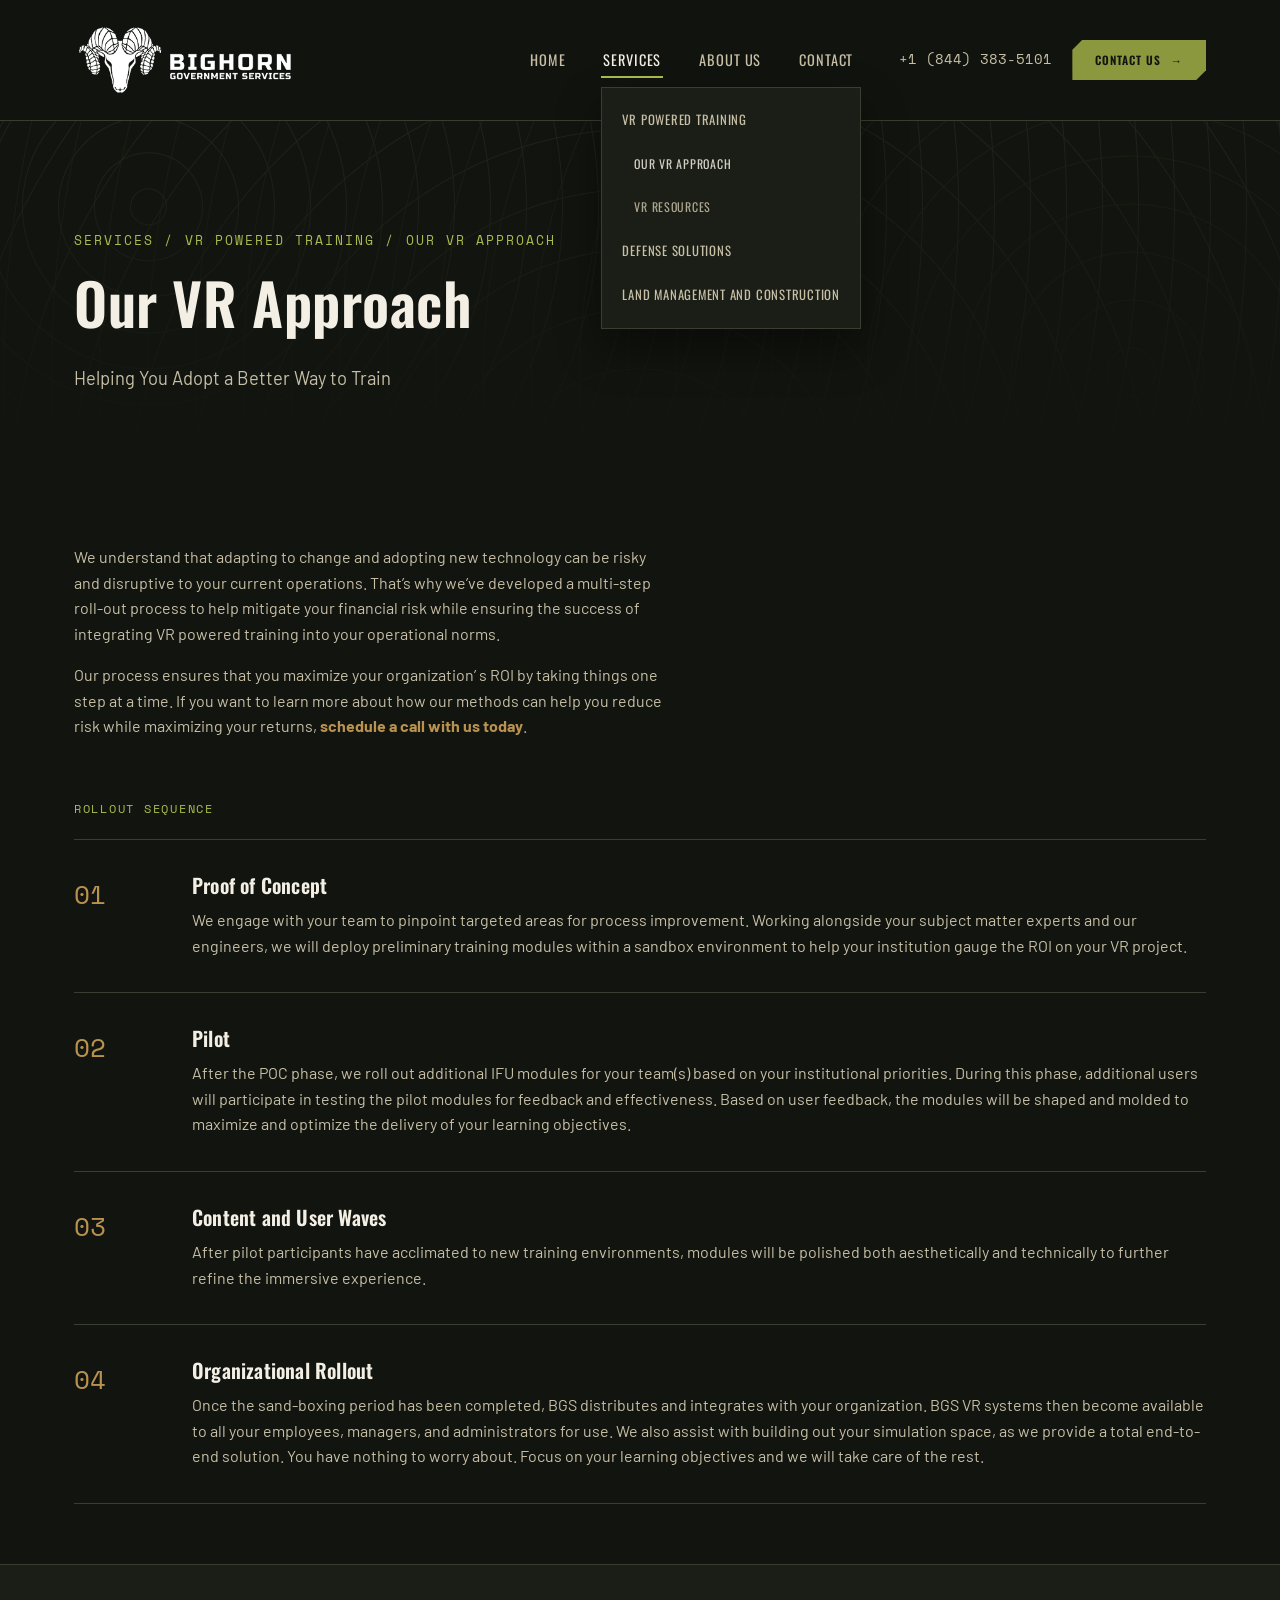
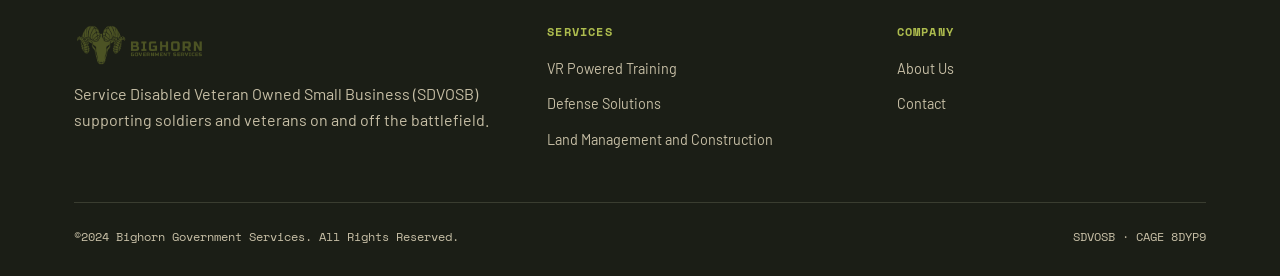
<file: site/our-vr-approach.html>
<!doctype html>
<html lang="en">
<head>
<meta charset="UTF-8">
<meta name="viewport" content="width=device-width, initial-scale=1">
<title>Our VR Approach &#8211; Bighorn Government Services</title>
<link rel="icon" href="assets/images/bighorn-favicon.png">
<link rel="stylesheet" href="assets/css/style.css">
</head>
<body>
  <header class="site-header">
    <div class="container">
      <a href="index.html" class="brand">
        <img src="assets/images/bighorn-logo.png" alt="Bighorn Government Services">
      </a>
      <button class="nav-toggle" aria-label="Toggle navigation" aria-expanded="false">
        <span class="hamburger-line"></span>
        <span class="hamburger-line"></span>
        <span class="hamburger-line"></span>
      </button>
      <div class="nav-cta-wrap">
      <nav class="main-nav">
        <ul>
          <li><a href="index.html" class="">Home</a></li>
          <li class="has-flyout open">
            <a href="vrpt.html" class="active">Services</a>
            <ul class="flyout">
              <li><a href="vrpt.html" class="">VR Powered Training</a></li>
              <li><a href="our-vr-approach.html" class="sub active">Our VR Approach</a></li>
              <li><a href="vrr.html" class="sub ">VR Resources</a></li>
              <li><a href="defense-solutions.html" class="">Defense Solutions</a></li>
              <li><a href="construction-and-land-management.html" class="">Land Management and Construction</a></li>
            </ul>
          </li>
          <li><a href="about-us.html" class="">About Us</a></li>
          <li><a href="contact.html" class="">Contact</a></li>
        </ul>
      </nav>
        <div class="header-cta">
          <span class="header-phone">+1 (844) 383-5101</span>
          <a href="contact.html" class="btn btn-primary" style="padding:10px 22px;font-size:0.72rem;">Contact Us</a>
        </div>
      </div>
    </div>
  </header>


  <section class="hero topo">
    <div class="container">
      <div class="hero-kicker">Services / VR Powered Training / Our VR Approach</div>
      <h1>Our VR Approach</h1>
      <p class="lede">Helping You Adopt a Better Way to Train</p>
    </div>
  </section>

  <section class="section-tight">
    <div class="container">
      <div class="two-col">
        <div>
          <p>We understand that adapting to change and adopting new technology can be risky and disruptive to your current operations. That&rsquo;s why we&rsquo;ve developed a multi-step roll-out process to help mitigate your financial risk while ensuring the success of integrating VR powered training into your operational norms.</p>
          <p>Our process ensures that you maximize your organization&rsquo; s ROI by taking things one step at a time. If you want to learn more about how our methods can help you reduce risk while maximizing your returns, <strong><a href="contact.html" style="color:var(--brass);">schedule a call with us today</a></strong>.</p>
        </div>
      </div>
      <div class="sec-label" style="margin-top:60px;">Rollout Sequence</div>
      <div class="steps">
        
        <div class="step">
          <div class="step-num">01</div>
          <div><h3>Proof of Concept</h3><p>We engage with your team to pinpoint targeted areas for process improvement. Working alongside your subject matter experts and our engineers, we will deploy preliminary training modules within a sandbox environment to help your institution gauge the ROI on your VR project.</p></div>
        </div>

        <div class="step">
          <div class="step-num">02</div>
          <div><h3>Pilot</h3><p>After the POC phase, we roll out additional IFU modules for your team(s) based on your institutional priorities. During this phase, additional users will participate in testing the pilot modules for feedback and effectiveness. Based on user feedback, the modules will be shaped and molded to maximize and optimize the delivery of your learning objectives.</p></div>
        </div>

        <div class="step">
          <div class="step-num">03</div>
          <div><h3>Content and User Waves</h3><p>After pilot participants have acclimated to new training environments, modules will be polished both aesthetically and technically to further refine the immersive experience.</p></div>
        </div>

        <div class="step">
          <div class="step-num">04</div>
          <div><h3>Organizational Rollout</h3><p>Once the sand-boxing period has been completed, BGS distributes and integrates with your organization. BGS VR systems then become available to all your employees, managers, and administrators for use. We also assist with building out your simulation space, as we provide a total end-to-end solution. You have nothing to worry about. Focus on your learning objectives and we will take care of the rest.</p></div>
        </div>
      </div>
    </div>
  </section>

  <footer class="site-footer">
    <div class="container">
      <div class="footer-grid">
        <div>
          <img src="assets/images/bighorn-logo.png" alt="Bighorn Government Services" style="height:40px;margin-bottom:16px;">
          <p>Service Disabled Veteran Owned Small Business (SDVOSB) supporting soldiers and veterans on and off the battlefield.</p>
        </div>
        <div>
          <h4>Services</h4>
          <ul>
            <li><a href="vrpt.html">VR Powered Training</a></li>
            <li><a href="defense-solutions.html">Defense Solutions</a></li>
            <li><a href="construction-and-land-management.html">Land Management and Construction</a></li>
          </ul>
        </div>
        <div>
          <h4>Company</h4>
          <ul>
            <li><a href="about-us.html">About Us</a></li>
            <li><a href="contact.html">Contact</a></li>
          </ul>
        </div>
      </div>
      <div class="footer-bottom">
        <span>&copy;2024 Bighorn Government Services. All Rights Reserved.</span>
        <span>SDVOSB &middot; CAGE 8DYP9</span>
      </div>
    </div>
  </footer>
  <script src="assets/js/main.js"></script>
</body>
</html>
</file>
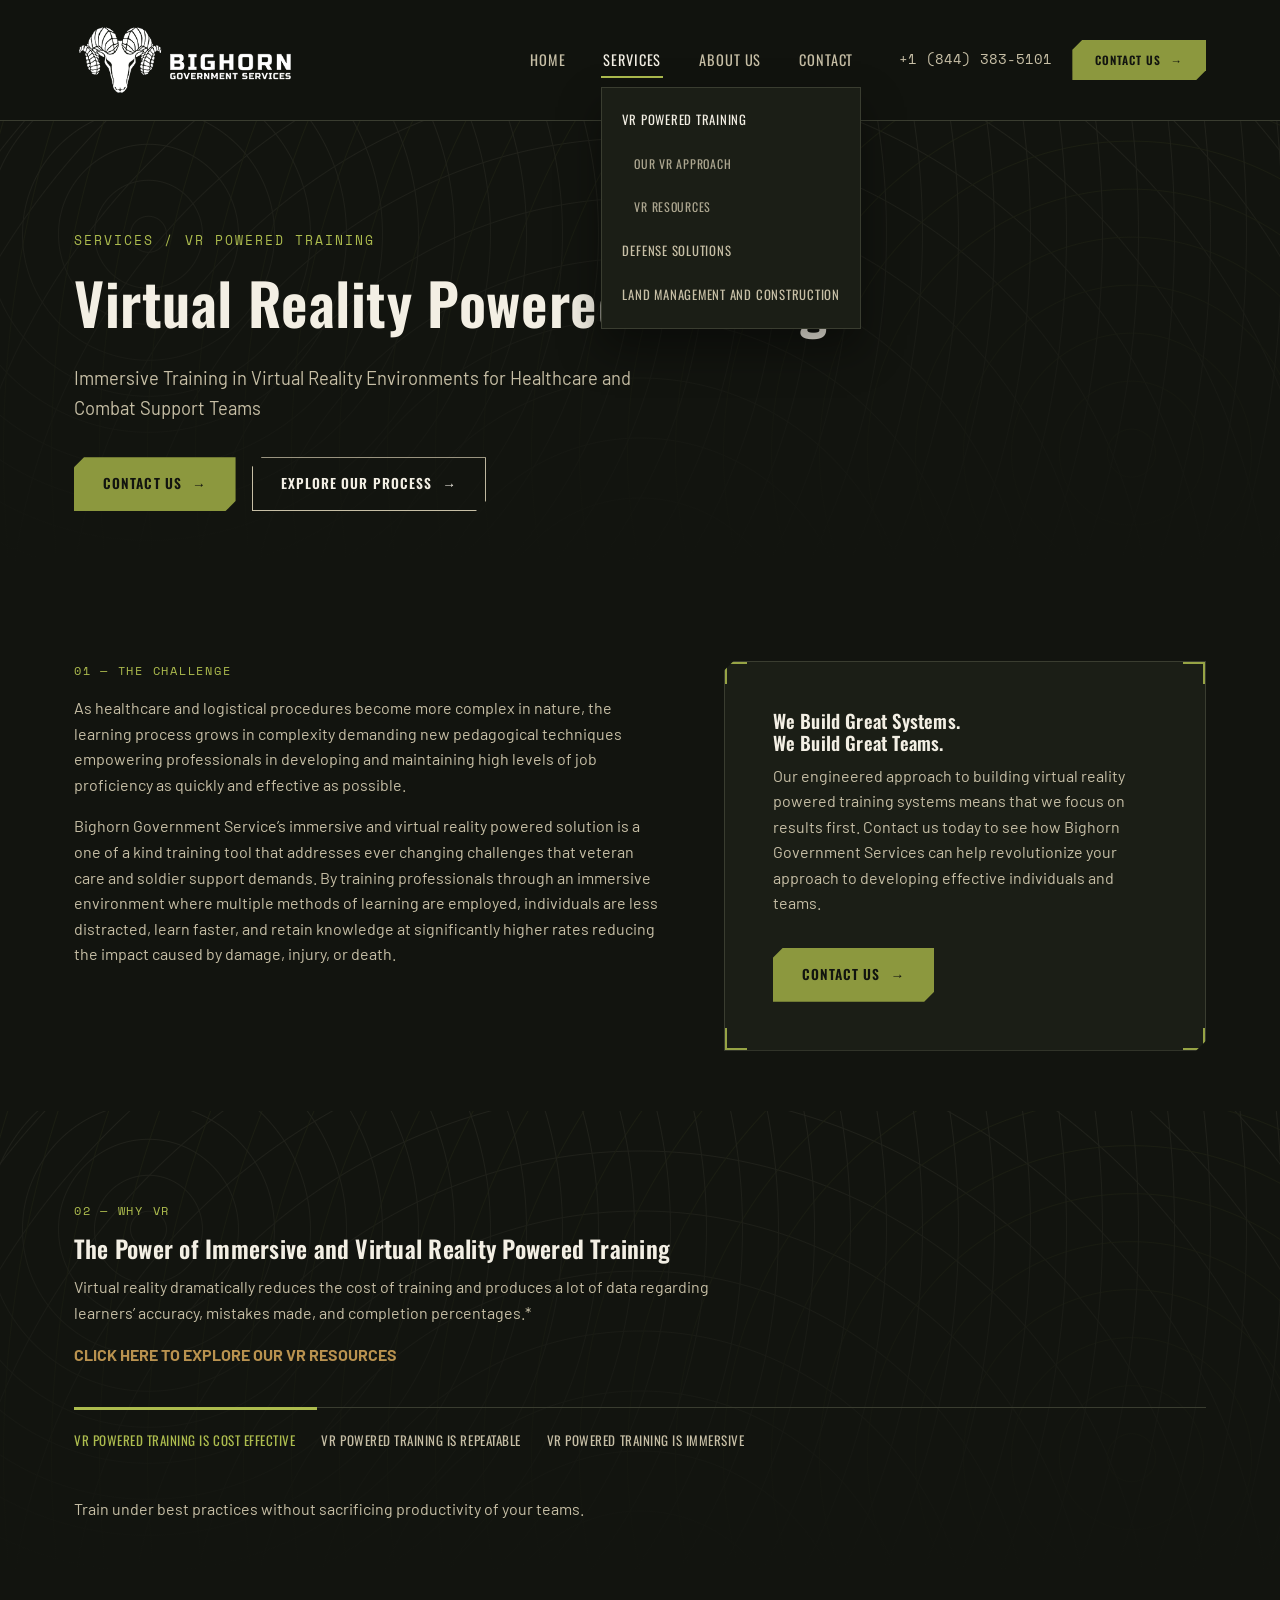
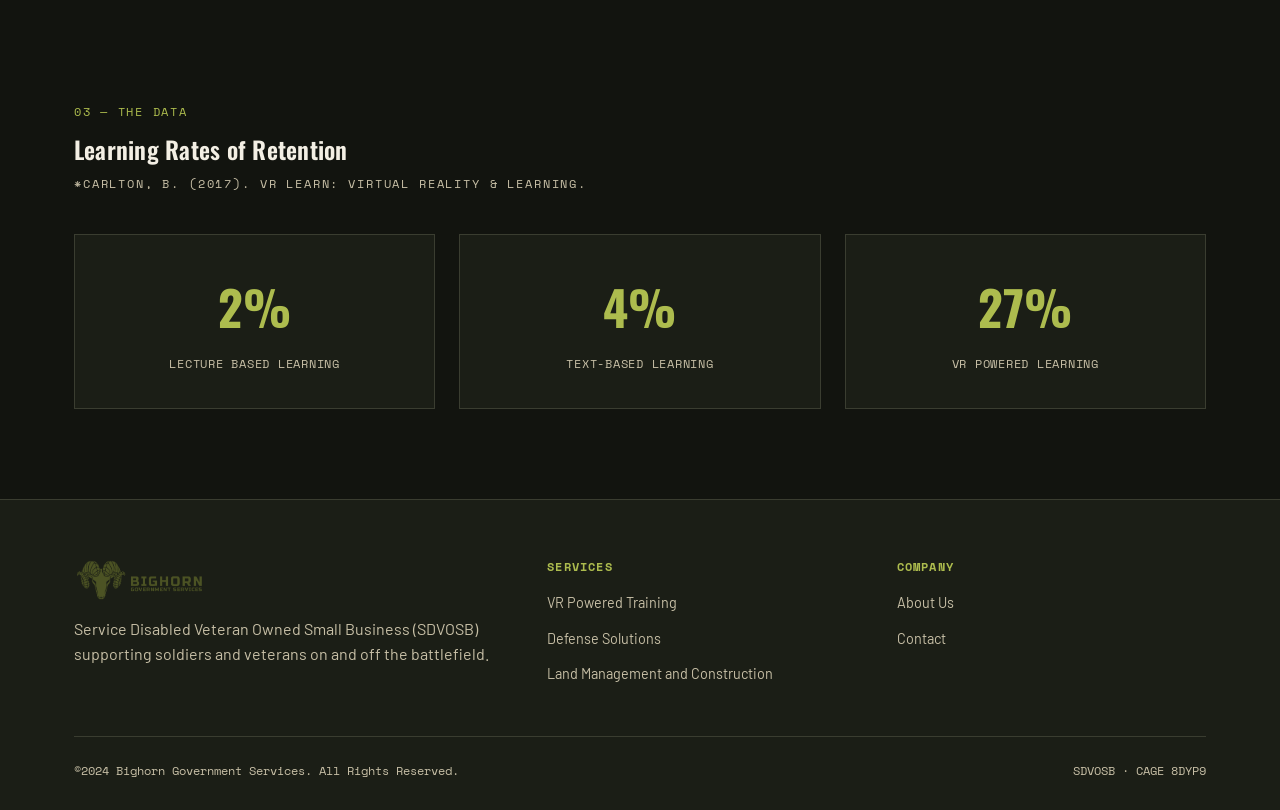
<file: site/vrpt.html>
<!doctype html>
<html lang="en">
<head>
<meta charset="UTF-8">
<meta name="viewport" content="width=device-width, initial-scale=1">
<title>VR Powered Training &#8211; Bighorn Government Services</title>
<link rel="icon" href="assets/images/bighorn-favicon.png">
<link rel="stylesheet" href="assets/css/style.css">
</head>
<body>
  <header class="site-header">
    <div class="container">
      <a href="index.html" class="brand">
        <img src="assets/images/bighorn-logo.png" alt="Bighorn Government Services">
      </a>
      <button class="nav-toggle" aria-label="Toggle navigation" aria-expanded="false">
        <span class="hamburger-line"></span>
        <span class="hamburger-line"></span>
        <span class="hamburger-line"></span>
      </button>
      <div class="nav-cta-wrap">
      <nav class="main-nav">
        <ul>
          <li><a href="index.html" class="">Home</a></li>
          <li class="has-flyout open">
            <a href="vrpt.html" class="active">Services</a>
            <ul class="flyout">
              <li><a href="vrpt.html" class="active">VR Powered Training</a></li>
              <li><a href="our-vr-approach.html" class="sub ">Our VR Approach</a></li>
              <li><a href="vrr.html" class="sub ">VR Resources</a></li>
              <li><a href="defense-solutions.html" class="">Defense Solutions</a></li>
              <li><a href="construction-and-land-management.html" class="">Land Management and Construction</a></li>
            </ul>
          </li>
          <li><a href="about-us.html" class="">About Us</a></li>
          <li><a href="contact.html" class="">Contact</a></li>
        </ul>
      </nav>
        <div class="header-cta">
          <span class="header-phone">+1 (844) 383-5101</span>
          <a href="contact.html" class="btn btn-primary" style="padding:10px 22px;font-size:0.72rem;">Contact Us</a>
        </div>
      </div>
    </div>
  </header>


  <section class="hero topo">
    <div class="container">
      <div class="hero-kicker">Services / VR Powered Training</div>
      <h1>Virtual Reality Powered Training</h1>
      <p class="lede">Immersive Training in Virtual Reality Environments for Healthcare and Combat Support Teams</p>
      <div class="hero-actions">
        <a href="contact.html" class="btn btn-primary">Contact Us</a>
        <a href="our-vr-approach.html" class="btn btn-outline">Explore Our Process</a>
      </div>
    </div>
  </section>

  <section class="section-tight">
    <div class="container two-col">
      <div>
        <div class="sec-label">01 &mdash; The Challenge</div>
        <p>As healthcare and logistical procedures become more complex in nature, the learning process grows in complexity demanding new pedagogical techniques empowering professionals in developing and maintaining high levels of job proficiency as quickly and effective as possible.</p>
        <p>Bighorn Government Service&rsquo;s immersive and virtual reality powered solution is a one of a kind training tool that addresses ever changing challenges that veteran care and soldier support demands. By training professionals through an immersive environment where multiple methods of learning are employed, individuals are less distracted, learn faster, and retain knowledge at significantly higher rates reducing the impact caused by damage, injury, or death.</p>
      </div>
      <div class="panel reticle">
        <span class="corner tl"></span><span class="corner tr"></span><span class="corner bl"></span><span class="corner br"></span>
        <h3>We Build Great Systems.<br>We Build Great Teams.</h3>
        <p>Our engineered approach to building virtual reality powered training systems means that we focus on results first. Contact us today to see how Bighorn Government Services can help revolutionize your approach to developing effective individuals and teams.</p>
        <a href="contact.html" class="btn btn-primary" style="margin-top:16px;">Contact Us</a>
      </div>
    </div>
  </section>

  <section class="topo">
    <div class="container">
      <div class="sec-label">02 &mdash; Why VR</div>
      <h2>The Power of Immersive and Virtual Reality Powered Training</h2>
      <p style="max-width:640px;">Virtual reality dramatically reduces the cost of training and produces a lot of data regarding learners&rsquo; accuracy, mistakes made, and completion percentages.*</p>
      <p><strong><a href="vrr.html" style="color:var(--brass);">CLICK HERE TO EXPLORE OUR VR RESOURCES</a></strong></p>

      <div class="tabs">
        <div class="tab-list">
          <button class="tab-btn active">VR Powered Training is Cost Effective</button>
          <button class="tab-btn">VR Powered Training is Repeatable</button>
          <button class="tab-btn">VR Powered Training is Immersive</button>
        </div>
        <div class="tab-panels">
          <div class="tab-panel active"><p>Train under best practices without sacrificing productivity of your teams.</p></div>
          <div class="tab-panel"><p>Repetition of consistent and accurate instructions develops muscle memory.</p></div>
          <div class="tab-panel"><p>Immersion and isolation in carefully engineered environments improves knowledge retention rates.</p></div>
        </div>
      </div>
    </div>
  </section>

  <section>
    <div class="container">
      <div class="sec-label">03 &mdash; The Data</div>
      <h2>Learning Rates of Retention</h2>
      <p class="eyebrow">*Carlton, B. (2017). Vr Learn: Virtual Reality &amp; Learning.</p>
      <div class="stat-row">
        <div class="stat"><div class="num" data-to-value="5">0%</div><div class="label">Lecture Based Learning</div></div>
        <div class="stat"><div class="num" data-to-value="10">0%</div><div class="label">Text-Based Learning</div></div>
        <div class="stat"><div class="num" data-to-value="75">0%</div><div class="label">VR Powered Learning</div></div>
      </div>
    </div>
  </section>

  <footer class="site-footer">
    <div class="container">
      <div class="footer-grid">
        <div>
          <img src="assets/images/bighorn-logo.png" alt="Bighorn Government Services" style="height:40px;margin-bottom:16px;">
          <p>Service Disabled Veteran Owned Small Business (SDVOSB) supporting soldiers and veterans on and off the battlefield.</p>
        </div>
        <div>
          <h4>Services</h4>
          <ul>
            <li><a href="vrpt.html">VR Powered Training</a></li>
            <li><a href="defense-solutions.html">Defense Solutions</a></li>
            <li><a href="construction-and-land-management.html">Land Management and Construction</a></li>
          </ul>
        </div>
        <div>
          <h4>Company</h4>
          <ul>
            <li><a href="about-us.html">About Us</a></li>
            <li><a href="contact.html">Contact</a></li>
          </ul>
        </div>
      </div>
      <div class="footer-bottom">
        <span>&copy;2024 Bighorn Government Services. All Rights Reserved.</span>
        <span>SDVOSB &middot; CAGE 8DYP9</span>
      </div>
    </div>
  </footer>
  <script src="assets/js/main.js"></script>
</body>
</html>
</file>
<file: site/assets/css/style.css>
/* ==========================================================================
   Bighorn Government Services — Design System
   "Field brief / survey map" — topo contour lines + targeting reticle
   ========================================================================== */

@import url('https://fonts.googleapis.com/css2?family=Oswald:wght@500;600;700&family=Barlow:wght@400;500;600&family=Space+Mono:wght@400;700&display=swap');

:root {
  --bg-deep: #12140F;
  --bg-panel: #1B1E16;
  --bg-panel-2: #21251A;
  --brass: #B9924F;
  --brass-bright: #D4AC6E;
  --olive: #8C983E;      /* pulled from the client's real logo pixels (#505028 dominant) */
  --olive-bright: #ADBC4E;
  --olive-deep: #404521;
  --sand: #C7BFA6;
  --paper: #F3EFE4;
  --ink: #1E2016;         /* headings on light sections */
  --ink-soft: #565A46;    /* body text on light sections */
  --olive-on-light: #5E6827; /* same hue as --olive, darkened for 5.2:1 contrast on paper */
  --rust: #A8461F;
  --rust-bright: #C0552A;
  --line: #3A3D30;
  --line-soft: rgba(199, 191, 166, 0.14);

  --font-display: 'Oswald', sans-serif;
  --font-body: 'Barlow', sans-serif;
  --font-mono: 'Space Mono', monospace;

  --cut: 10px;
  --max: 1180px;
}

* { box-sizing: border-box; }
html { scroll-behavior: smooth; }

body {
  margin: 0;
  background: var(--bg-deep);
  color: var(--paper);
  font-family: var(--font-body);
  font-size: 16px;
  line-height: 1.6;
  -webkit-font-smoothing: antialiased;
}

@media (prefers-reduced-motion: reduce) {
  html { scroll-behavior: auto; }
  * { animation-duration: 0.01ms !important; transition-duration: 0.01ms !important; }
}

img { max-width: 100%; display: block; }
a { color: inherit; text-decoration: none; }

h1, h2, h3, h4 {
  font-family: var(--font-display);
  font-weight: 600;
  margin: 0 0 0.5em;
  line-height: 1.15;
  color: var(--paper);
  letter-spacing: 0.01em;
}

p { margin: 0 0 1em; color: var(--sand); }
p:last-child { margin-bottom: 0; }

.container {
  max-width: var(--max);
  margin: 0 auto;
  padding: 0 24px;
}

/* Focus visibility */
a:focus-visible, button:focus-visible, input:focus-visible, textarea:focus-visible, select:focus-visible {
  outline: 2px solid var(--olive-bright);
  outline-offset: 3px;
}

/* --------------------------------------------------------------------------
   Section labels — field-manual numbering
   -------------------------------------------------------------------------- */
.sec-label {
  font-family: var(--font-mono);
  font-size: 0.78rem;
  letter-spacing: 0.14em;
  text-transform: uppercase;
  color: var(--olive-bright);
  margin-bottom: 14px;
}

.eyebrow {
  font-family: var(--font-mono);
  font-size: 0.72rem;
  letter-spacing: 0.16em;
  text-transform: uppercase;
  color: var(--sand);
}

/* --------------------------------------------------------------------------
   Topo contour background — signature texture
   -------------------------------------------------------------------------- */
.topo {
  position: relative;
  isolation: isolate;
  overflow: hidden;
}
.topo::before {
  content: '';
  position: absolute;
  inset: -10%;
  z-index: -1;
  opacity: 0.10;
  background-image:
    repeating-radial-gradient(circle at 18% 28%, transparent 0px, transparent 17px, var(--sand) 18px, transparent 19px, transparent 36px),
    repeating-radial-gradient(circle at 82% 66%, transparent 0px, transparent 23px, var(--olive) 24px, transparent 25px, transparent 48px),
    repeating-radial-gradient(circle at 50% 100%, transparent 0px, transparent 30px, var(--sand) 31px, transparent 32px, transparent 60px);
}
.topo::after {
  content: '';
  position: absolute;
  inset: 0;
  z-index: -1;
  background: linear-gradient(180deg, rgba(18,20,15,0.2) 0%, var(--bg-deep) 92%);
}

/* --------------------------------------------------------------------------
   Light "paper" section — experiment: does green pop more here or on dark?
   Clean, textureless, warm off-white. Contrast-checked, not eyeballed:
   olive-on-light hits 5.2:1 on paper (dark --olive fails at 2-3:1 on light).
   -------------------------------------------------------------------------- */
.section-light {
  background: var(--paper);
  color: var(--ink);
}
.section-light h1, .section-light h2, .section-light h3, .section-light h4 { color: var(--ink); }
.section-light p { color: var(--ink-soft); }
.section-light .eyebrow,
.section-light .sec-label { color: var(--olive-on-light); }
.section-light .btn-primary { background: var(--olive-on-light); color: var(--paper); }
.section-light .btn-primary:hover { background: var(--ink); }

/* --------------------------------------------------------------------------
   Targeting-reticle corner frame — the signature element
   -------------------------------------------------------------------------- */
.reticle {
  position: relative;
  padding: 14px;
}
.reticle .corner {
  position: absolute;
  width: 22px;
  height: 22px;
  border: 2px solid var(--olive-bright);
  opacity: 0.85;
}
.reticle .corner.tl { top: 0; left: 0; border-right: none; border-bottom: none; }
.reticle .corner.tr { top: 0; right: 0; border-left: none; border-bottom: none; }
.reticle .corner.bl { bottom: 0; left: 0; border-right: none; border-top: none; }
.reticle .corner.br { bottom: 0; right: 0; border-left: none; border-top: none; }
.reticle .frame-inner {
  clip-path: polygon(var(--cut) 0, 100% 0, 100% calc(100% - var(--cut)), calc(100% - var(--cut)) 100%, 0 100%, 0 var(--cut));
  overflow: hidden;
  background: var(--bg-panel);
}

/* --------------------------------------------------------------------------
   Buttons
   -------------------------------------------------------------------------- */
.btn {
  display: inline-flex;
  align-items: center;
  gap: 10px;
  font-family: var(--font-display);
  font-weight: 600;
  font-size: 0.85rem;
  letter-spacing: 0.08em;
  text-transform: uppercase;
  padding: 15px 28px;
  border: 1px solid transparent;
  clip-path: polygon(10px 0, 100% 0, 100% calc(100% - 10px), calc(100% - 10px) 100%, 0 100%, 0 10px);
  cursor: pointer;
  transition: background 0.2s ease, color 0.2s ease, border-color 0.2s ease, transform 0.15s ease;
}
.btn-primary { background: var(--olive); color: var(--bg-deep); }
.btn-primary:hover { background: var(--olive-bright); transform: translateY(-1px); }
.btn-outline { background: transparent; color: var(--paper); border-color: var(--sand); }
.btn-outline:hover { border-color: var(--olive-bright); color: var(--olive-bright); }
.btn-rust { background: var(--rust); color: var(--paper); }
.btn-rust:hover { background: var(--rust-bright); }
.btn::after { content: '\2192'; font-family: var(--font-body); }

/* --------------------------------------------------------------------------
   Header / Nav
   -------------------------------------------------------------------------- */
.site-header {
  position: sticky;
  top: 0;
  z-index: 50;
  background: rgba(18, 20, 15, 0.96);
  backdrop-filter: blur(6px);
  border-bottom: 1px solid var(--line);
}
.site-header .container {
  display: flex;
  align-items: center;
  justify-content: space-between;
  padding-top: 26px;
  padding-bottom: 26px;
  gap: 24px;
}
.brand { display: flex; align-items: center; gap: 12px; }
.brand img { height: 68px; width: auto; filter: brightness(0) invert(1); }

/* SDVOSB seal is a JPG with a baked-in white square background — multiply
   blend drops the white against whatever section it sits on. But multiply
   only reads true against a light backdrop; over the site's near-black
   background it crushes the seal's own colors toward black too. So on
   dark sections, give it a small light "paper" chip to sit on (matches
   the light section the homepage version already lives on) instead of
   relying on the blend mode alone. */
.badge-clean { mix-blend-mode: multiply; }
.seal-panel {
  background: var(--paper);
  display: inline-block;
  padding: 28px;
}
.seal-panel .corner { border-color: var(--olive-on-light); }

.nav-cta-wrap { display: flex; align-items: center; gap: 44px; }

.nav-toggle {
  display: none;
  flex-direction: column;
  align-items: center;
  justify-content: center;
  gap: 5px;
  background: transparent;
  border: 1px solid var(--line);
  padding: 12px 14px;
  cursor: pointer;
  margin-left: auto;
}
.hamburger-line {
  display: block;
  width: 20px;
  height: 2px;
  background: var(--paper);
  transition: transform 0.2s ease, opacity 0.2s ease;
}
.nav-toggle[aria-expanded="true"] .hamburger-line:nth-child(1) { transform: translateY(7px) rotate(45deg); }
.nav-toggle[aria-expanded="true"] .hamburger-line:nth-child(2) { opacity: 0; }
.nav-toggle[aria-expanded="true"] .hamburger-line:nth-child(3) { transform: translateY(-7px) rotate(-45deg); }

.main-nav > ul {
  list-style: none;
  display: flex;
  align-items: center;
  gap: 34px;
  margin: 0;
  padding: 0;
  position: relative;
}
.main-nav a {
  font-family: var(--font-display);
  font-size: 0.9rem;
  letter-spacing: 0.06em;
  text-transform: uppercase;
  color: var(--sand);
  padding: 6px 2px;
  border-bottom: 2px solid transparent;
  transition: color 0.2s ease, border-color 0.2s ease;
}
.main-nav a:hover, .main-nav a.active { color: var(--paper); border-color: var(--olive-bright); }

.has-flyout { position: relative; }
.flyout {
  display: none;
  list-style: none;
  margin: 14px 0 0;
  position: absolute;
  top: 100%;
  left: 0;
  background: var(--bg-panel);
  border: 1px solid var(--line);
  min-width: 260px;
  padding: 10px 0;
  box-shadow: 0 20px 40px rgba(0,0,0,0.4);
}
.has-flyout.open .flyout,
.has-flyout:focus-within .flyout { display: block; }
.flyout li { width: 100%; }
.flyout a {
  display: block;
  padding: 12px 20px;
  border-bottom: none;
  font-size: 0.8rem;
}
.flyout a:hover { background: var(--bg-panel-2); }
.flyout .sub { padding-left: 32px; opacity: 0.85; font-size: 0.75rem; }

.header-cta { display: flex; align-items: center; gap: 20px; }
.header-phone { font-family: var(--font-mono); font-size: 0.85rem; color: var(--sand); white-space: nowrap; }

/* --------------------------------------------------------------------------
   Hero
   -------------------------------------------------------------------------- */
.hero {
  padding: 110px 0 90px;
  position: relative;
}
.hero-kicker {
  font-family: var(--font-mono);
  color: var(--olive-bright);
  letter-spacing: 0.16em;
  text-transform: uppercase;
  font-size: 0.8rem;
  margin-bottom: 18px;
}
.hero h1 {
  font-size: clamp(2.3rem, 5vw, 3.6rem);
  max-width: 820px;
}
.hero .lede {
  max-width: 620px;
  font-size: 1.15rem;
  color: var(--sand);
}
.hero-actions { display: flex; gap: 16px; margin-top: 34px; flex-wrap: wrap; }
.hero-badge-row { display: flex; gap: 40px; margin-top: 56px; flex-wrap: wrap; }
.hero-badge { font-family: var(--font-mono); font-size: 0.78rem; color: var(--sand); border-left: 2px solid var(--olive-bright); padding-left: 14px; }

/* --------------------------------------------------------------------------
   Hero rotating slider — Training / Defense / Infrastructure
   -------------------------------------------------------------------------- */
.hero-slider {
  position: relative;
  height: 540px;
  overflow: hidden;
  isolation: isolate;
}
.hero-slide {
  position: absolute;
  inset: 0;
  background-size: cover;
  background-position: center;
  opacity: 0;
  transition: opacity 1s ease;
}
.hero-slide.is-active { opacity: 1; }
.hero-slide::after {
  content: '';
  position: absolute;
  inset: 0;
  background:
    linear-gradient(90deg, rgba(18,20,15,0.94) 0%, rgba(18,20,15,0.6) 42%, rgba(18,20,15,0.22) 100%),
    linear-gradient(0deg, rgba(18,20,15,0.35) 0%, transparent 45%);
}
.hero-slider-inner {
  position: relative;
  z-index: 2;
  height: 100%;
  display: flex;
  align-items: center;
}
.hero-slider-panel {
  max-width: 480px;
  padding: 32px 34px;
  background: rgba(18,20,15,0.5);
  backdrop-filter: blur(3px);
  margin-right: auto;
  transition: margin 0.3s ease;
}
.hero-slider-panel.is-align-right {
  margin-right: 0;
  margin-left: auto;
}
.hero-slider-panel .hero-kicker { margin-bottom: 12px; }
.hero-slider-panel h2 {
  font-size: clamp(1.5rem, 3vw, 2.1rem);
  margin-bottom: 22px;
}
.hero-slider-tabs {
  position: relative;
  z-index: 2;
  display: grid;
  grid-template-columns: repeat(3, 1fr);
  border-top: 1px solid var(--line-soft);
}
.hero-tab {
  text-align: left;
  background: rgba(18,20,15,0.72);
  border: none;
  border-right: 1px solid var(--line-soft);
  padding: 20px 24px;
  cursor: pointer;
  transition: background 0.2s ease;
}
.hero-tab:last-child { border-right: none; }
.hero-tab:hover { background: rgba(18,20,15,0.92); }
.hero-tab.is-active { background: var(--bg-deep); }
.hero-tab-num {
  display: block;
  font-family: var(--font-mono);
  font-size: 0.72rem;
  color: var(--brass);
  letter-spacing: 0.1em;
  margin-bottom: 6px;
}
.hero-tab-title {
  display: block;
  font-family: var(--font-display);
  font-size: 0.9rem;
  letter-spacing: 0.03em;
  text-transform: uppercase;
  color: var(--sand);
}
.hero-tab.is-active .hero-tab-title { color: var(--olive-bright); }

@media (max-width: 980px) {
  .hero-slider { height: 620px; }
}
@media (max-width: 760px) {
  .hero-slider { height: 680px; }
  .hero-slider-panel { max-width: 100%; padding: 24px; }
  .hero-slider-tabs { grid-template-columns: 1fr; }
  .hero-tab { border-right: none; border-bottom: 1px solid var(--line-soft); }
}

/* --------------------------------------------------------------------------
   Pillar / service cards
   -------------------------------------------------------------------------- */
.pillars {
  display: grid;
  grid-template-columns: repeat(3, 1fr);
  gap: 24px;
}
.pillar {
  background: var(--bg-panel);
  border: 1px solid var(--line);
  clip-path: polygon(var(--cut) 0, 100% 0, 100% calc(100% - var(--cut)), calc(100% - var(--cut)) 100%, 0 100%, 0 var(--cut));
  padding: 34px 30px;
  display: flex;
  flex-direction: column;
  gap: 14px;
}
.pillar img { width: 46px; height: 46px; object-fit: contain; margin-bottom: 6px; }
.pillar h3 { font-size: 1.3rem; }
.pillar .naics {
  font-family: var(--font-mono);
  font-size: 0.72rem;
  color: var(--brass);
  letter-spacing: 0.04em;
  margin-top: auto;
  padding-top: 14px;
  border-top: 1px solid var(--line);
}
.pillar a.pillar-link {
  font-family: var(--font-display);
  font-size: 0.78rem;
  letter-spacing: 0.08em;
  text-transform: uppercase;
  color: var(--paper);
}
.pillar a.pillar-link::after { content: ' \2192'; color: var(--olive-bright); }

/* --------------------------------------------------------------------------
   Generic sections / panels
   -------------------------------------------------------------------------- */
section { padding: 90px 0; }
.section-tight { padding: 60px 0; }
.panel {
  background: var(--bg-panel);
  border: 1px solid var(--line);
  padding: 48px;
  clip-path: polygon(var(--cut) 0, 100% 0, 100% calc(100% - var(--cut)), calc(100% - var(--cut)) 100%, 0 100%, 0 var(--cut));
}

.two-col {
  display: grid;
  grid-template-columns: 1.1fr 0.9fr;
  gap: 60px;
  align-items: start;
}

.bullet-list { list-style: none; margin: 0; padding: 0; display: grid; gap: 12px; }
.bullet-list li {
  color: var(--sand);
  padding-left: 22px;
  position: relative;
}
.bullet-list li::before {
  content: '';
  position: absolute;
  left: 0;
  top: 9px;
  width: 8px;
  height: 8px;
  background: var(--olive-bright);
  clip-path: polygon(50% 0, 100% 50%, 50% 100%, 0 50%);
}

.divider { height: 1px; background: var(--line); margin: 60px 0; border: none; }

/* --------------------------------------------------------------------------
   Tabs (VR Powered Training "why VR" section)
   -------------------------------------------------------------------------- */
.tabs { border-top: 1px solid var(--line); margin-top: 40px; }
.tab-list { display: flex; gap: 4px; flex-wrap: wrap; margin-top: -1px; }
.tab-btn {
  font-family: var(--font-display);
  font-size: 0.82rem;
  letter-spacing: 0.04em;
  text-transform: uppercase;
  background: transparent;
  border: none;
  border-top: 3px solid transparent;
  color: var(--sand);
  padding: 20px 22px 20px 0;
  cursor: pointer;
  text-align: left;
}
.tab-btn.active { color: var(--olive-bright); border-top-color: var(--olive-bright); }
.tab-panels { padding: 26px 0 0; max-width: 640px; }
.tab-panel { display: none; }
.tab-panel.active { display: block; }

/* --------------------------------------------------------------------------
   Stat counters
   -------------------------------------------------------------------------- */
.stat-row {
  display: grid;
  grid-template-columns: repeat(3, 1fr);
  gap: 24px;
  margin-top: 40px;
}
.stat {
  text-align: center;
  border: 1px solid var(--line);
  padding: 34px 20px;
  background: var(--bg-panel);
}
.stat .num {
  font-family: var(--font-display);
  font-size: 3rem;
  color: var(--olive-bright);
  font-weight: 700;
}
.stat .label { font-family: var(--font-mono); font-size: 0.78rem; color: var(--sand); text-transform: uppercase; letter-spacing: 0.06em; margin-top: 8px; }

/* --------------------------------------------------------------------------
   Process steps (Our VR Approach)
   -------------------------------------------------------------------------- */
.steps { display: grid; gap: 0; margin-top: 20px; }
.step {
  display: grid;
  grid-template-columns: 90px 1fr;
  gap: 28px;
  padding: 34px 0;
  border-bottom: 1px solid var(--line);
}
.step:first-child { border-top: 1px solid var(--line); }
.step .step-num { font-family: var(--font-mono); font-size: 1.6rem; color: var(--brass); }
.step h3 { font-size: 1.25rem; margin-bottom: 10px; }

/* --------------------------------------------------------------------------
   Resource cards (VR Resources)
   -------------------------------------------------------------------------- */
.resource-grid {
  display: grid;
  grid-template-columns: repeat(3, 1fr);
  gap: 26px;
  margin-top: 40px;
}
.resource-card {
  background: var(--bg-panel);
  border: 1px solid var(--line);
  display: flex;
  flex-direction: column;
}
.resource-card img { aspect-ratio: 4/3; object-fit: cover; width: 100%; }
.resource-card .rc-body { padding: 22px; display: flex; flex-direction: column; gap: 10px; flex: 1; }
.resource-card .rc-date { font-family: var(--font-mono); font-size: 0.7rem; color: var(--brass); text-transform: uppercase; }
.resource-card h3 { font-size: 1.05rem; }
.resource-card .rc-link { margin-top: auto; font-family: var(--font-display); font-size: 0.75rem; letter-spacing: 0.08em; text-transform: uppercase; color: var(--brass); }

/* --------------------------------------------------------------------------
   Quote / closing band
   -------------------------------------------------------------------------- */
.quote-band { text-align: center; }
.quote-band .eyebrow { display: block; margin-bottom: 12px; }
.quote-band h2 { font-size: clamp(1.7rem, 3.4vw, 2.4rem); max-width: 760px; margin: 0 auto 22px; }
.quote-band p { max-width: 680px; margin: 0 auto; }
.quote-band img { margin: 40px auto 0; width: 120px; }

/* --------------------------------------------------------------------------
   About / team-style facts
   -------------------------------------------------------------------------- */
.fact-grid { display: grid; grid-template-columns: repeat(3, 1fr); gap: 20px; margin: 30px 0 0; }
.fact { border: 1px solid var(--line); padding: 22px; background: var(--bg-panel); }
.fact .fact-label { font-family: var(--font-mono); font-size: 0.7rem; color: var(--brass); text-transform: uppercase; letter-spacing: 0.06em; }
.fact .fact-value { font-family: var(--font-display); font-size: 1.3rem; margin-top: 6px; }

/* --------------------------------------------------------------------------
   Contact page
   -------------------------------------------------------------------------- */
.contact-grid { display: grid; grid-template-columns: 0.9fr 1.1fr; gap: 60px; }
.contact-info-list { display: grid; gap: 26px; margin-top: 30px; }
.contact-info-list .ci-label { font-family: var(--font-mono); font-size: 0.72rem; color: var(--brass); text-transform: uppercase; letter-spacing: 0.08em; margin-bottom: 6px; }
.contact-info-list .ci-value { font-family: var(--font-display); font-size: 1.15rem; }

.map-frame { border: 1px solid var(--line); margin-top: 30px; }
.map-frame iframe { width: 100%; height: 260px; border: 0; filter: grayscale(0.4) invert(0.92) contrast(0.9); }

.form-field { margin-bottom: 20px; }
.form-field label {
  display: block;
  font-family: var(--font-mono);
  font-size: 0.72rem;
  letter-spacing: 0.08em;
  text-transform: uppercase;
  color: var(--sand);
  margin-bottom: 8px;
}
.form-field input:not([type="checkbox"]):not([type="radio"]), .form-field textarea, .form-field select {
  width: 100%;
  background: var(--bg-deep);
  border: 1px solid var(--line);
  color: var(--paper);
  padding: 13px 14px;
  font-family: var(--font-body);
  font-size: 0.95rem;
}
.form-field textarea { resize: vertical; min-height: 120px; }
.checkbox-row { display: flex; flex-wrap: wrap; gap: 18px; margin-top: 8px; }
.checkbox-row input[type="checkbox"] {
  width: 16px;
  height: 16px;
  flex-shrink: 0;
  accent-color: var(--olive-bright);
}
.checkbox-row label {
  display: flex;
  align-items: center;
  gap: 8px;
  margin-bottom: 0;
  font-family: var(--font-body);
  font-size: 0.9rem;
  color: var(--sand);
  text-transform: none;
  letter-spacing: 0;
}

/* --------------------------------------------------------------------------
   Footer
   -------------------------------------------------------------------------- */
.site-footer {
  border-top: 1px solid var(--line);
  padding: 60px 0 30px;
  background: var(--bg-panel);
}
.footer-grid {
  display: grid;
  grid-template-columns: 1.4fr 1fr 1fr;
  gap: 40px;
}
.footer-grid h4 {
  font-family: var(--font-mono);
  font-size: 0.75rem;
  letter-spacing: 0.1em;
  text-transform: uppercase;
  color: var(--olive-bright);
  margin-bottom: 16px;
}
.footer-grid ul { list-style: none; margin: 0; padding: 0; display: grid; gap: 10px; }
.footer-grid a { color: var(--sand); font-size: 0.9rem; }
.footer-grid a:hover { color: var(--olive-bright); }
.footer-bottom {
  margin-top: 50px;
  padding-top: 24px;
  border-top: 1px solid var(--line);
  font-family: var(--font-mono);
  font-size: 0.75rem;
  color: var(--sand);
  display: flex;
  justify-content: space-between;
  flex-wrap: wrap;
  gap: 10px;
}

/* --------------------------------------------------------------------------
   Responsive
   -------------------------------------------------------------------------- */
@media (max-width: 980px) {
  .pillars, .stat-row, .resource-grid, .fact-grid { grid-template-columns: 1fr 1fr; }
  .two-col, .contact-grid, .footer-grid { grid-template-columns: 1fr; }
  .footer-grid { gap: 30px; }
}

@media (max-width: 760px) {
  .nav-toggle { display: inline-flex; }
  .nav-cta-wrap { display: contents; }
  .main-nav {
    display: none;
    position: absolute;
    top: 100%;
    left: 0;
    right: 0;
    background: var(--bg-panel);
    border-bottom: 1px solid var(--line);
    padding: 10px 24px 24px;
  }
  .main-nav.open { display: block; }
  .main-nav ul { flex-direction: column; align-items: flex-start; gap: 4px; }
  .main-nav > ul > li { width: 100%; }
  .main-nav a { display: block; padding: 12px 0; }
  .has-flyout .flyout { display: none; position: static; border: none; background: transparent; margin: 0 0 0 14px; padding: 0; }
  .has-flyout.open .flyout { display: block; }
  .header-cta { display: none; }
  .pillars, .stat-row, .resource-grid, .fact-grid { grid-template-columns: 1fr; }
  .step { grid-template-columns: 50px 1fr; }
  .hero { padding: 70px 0 60px; }
  section { padding: 60px 0; }
  .panel { padding: 28px; }
}
</file>
